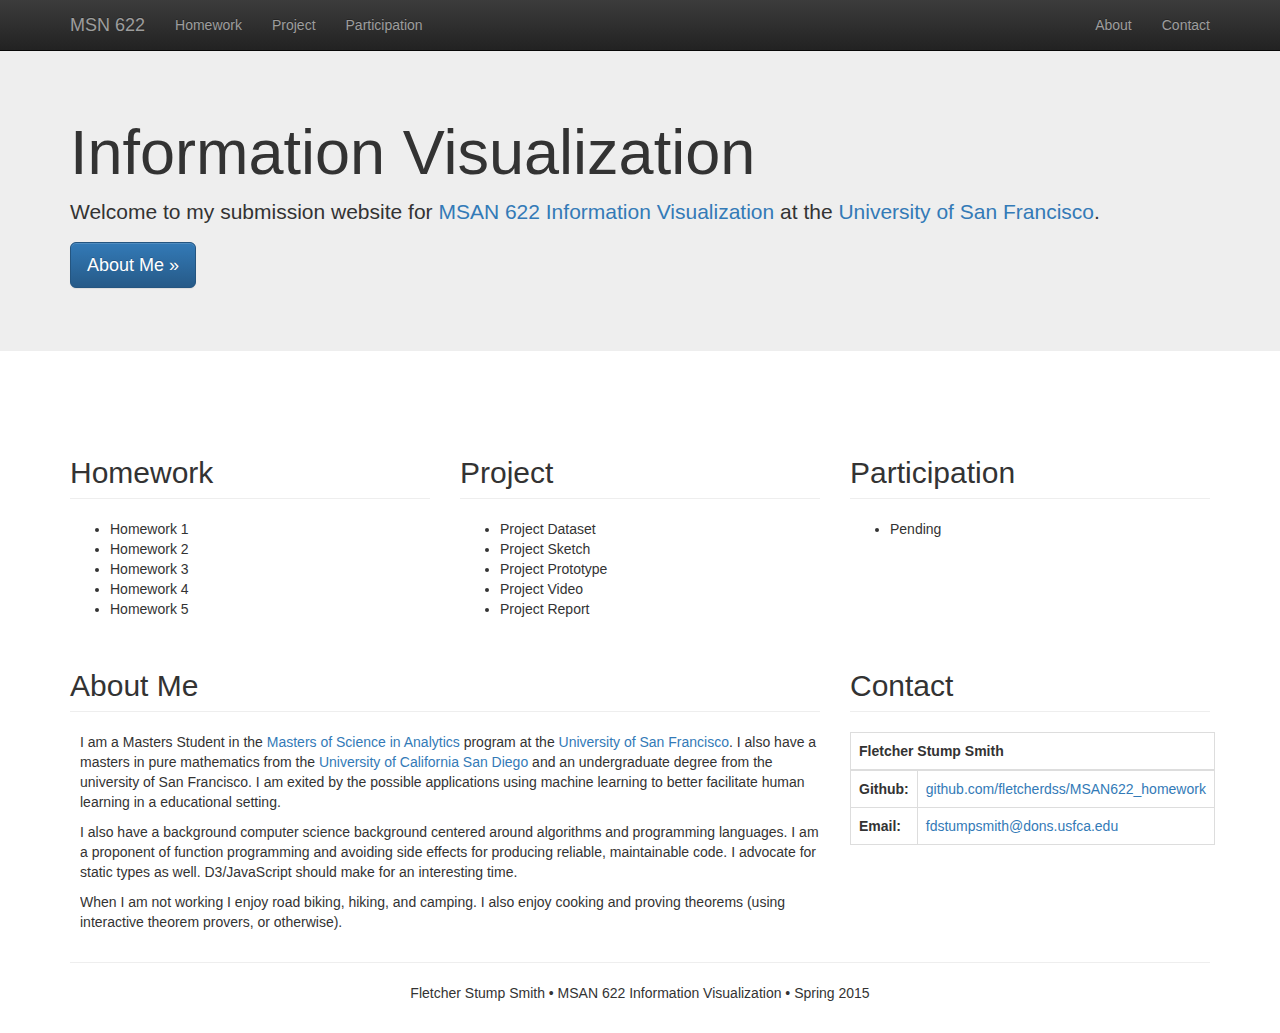
<file: index.html>
<!DOCTYPE html>
<html lang="en">

<head>
<meta charset="utf-8">
<meta http-equiv="X-UA-Compatible" content="IE=edge">
<meta name="viewport" content="width=device-width, initial-scale=1">

<title>MSAN 622 Information Visualization</title>

<link href="css/bootstrap.min.css" rel="stylesheet">
<link href="css/bootstrap-theme.min.css" rel="stylesheet">

<style type="text/css">
    body {
        padding-top: 50px;
        padding-bottom: 20px;
    }
</style>

<!-- HTML5 shim and Respond.js for IE8 support of HTML5 elements and media queries -->
<!--[if lt IE 9]>
<script src="https://oss.maxcdn.com/html5shiv/3.7.2/html5shiv.min.js"></script>
<script src="https://oss.maxcdn.com/respond/1.4.2/respond.min.js"></script>
<![endif]-->
</head>

<body>

<!-- Fixed Navbar -->
<nav class="navbar navbar-inverse navbar-fixed-top">
    <div class="container">
        <div class="navbar-header">
            <button type="button" class="navbar-toggle collapsed" data-toggle="collapse" data-target="#navbar" aria-expanded="false" aria-controls="navbar">
                <span class="sr-only">Toggle Navigation</span>
                <span class="icon-bar"></span>
                <span class="icon-bar"></span>
                <span class="icon-bar"></span>
            </button>
            <a class="navbar-brand" href="#">MSN 622</a>
        </div>

        <div id="navbar" class="navbar-collapse collapse">
            <ul class="nav navbar-nav">
                <li><a href="#homework">Homework</a></li>
                <li><a href="#project">Project</a></li>
                <li><a href="#participation">Participation</a></li>
            </ul>

            <ul class="nav navbar-nav navbar-right">
                <li><a href="#about">About</a></li>
                <li><a href="#contact">Contact</a></li>
            </ul>
        </div><!--/.nav-collapse -->
    </div>
</nav>

<div class="jumbotron">
    <div class="container">
        <h1>Information Visualization</h1>

        <p>Welcome to my submission website for <a href="#">MSAN 622 Information Visualization</a> at the <a href="http://www.usfca.edu/">University of San Francisco</a>.</p>

        <p><a class="btn btn-primary btn-lg" href="#about" role="button">About Me &raquo;</a></p>
    </div>
</div>

<div class="container">

<p style="text-align: center;">
    <svg id="demo" height="20" width="300"></svg>
</p>

<div class="row">
    <div class="col-md-4">
        <h2 class="page-header"><a name="homework"></a>Homework</h2>

        <ul>
            <li>Homework 1</li>
            <li>Homework 2</li>
            <li>Homework 3</li>
            <li>Homework 4</li>
            <li>Homework 5</li>
        </ul>
    </div>

    <div class="col-md-4">
        <h2 class="page-header"><a name="project"></a>Project</h2>

        <ul>
            <li>Project Dataset</li>
            <li>Project Sketch</li>
            <li>Project Prototype</li>
            <li>Project Video</li>
            <li>Project Report</li>
        </ul>
    </div>

    <div class="col-md-4">
        <h2 class="page-header"><a name="participation"></a>Participation</h2>

        <ul>
            <li>Pending</li>
        </ul>
    </div>
</div>

<div class="row">
    <div class="col-md-8">
        <h2 class="page-header"><a name="about"></a>About Me</h2>

        <div class="media">
            <div class="media-left">
              <a href="#">
		<!--
                    <img class="media-object" src="img/profile.jpg" style="width: 150px; height: 150px;">
-->
                </a>
            </div>

            <div class="media-body">
              <p>I am a Masters Student in the
		<a href="http://www.usfca.edu/artsci/msan/">Masters of Science in Analytics
		</a> program at the <a href="http://www.usfca.edu/">University
		  of San Francisco</a>.
		I also have a masters in pure mathematics from the <a href="http://ucsd.edu">
		  University of California San Diego</a> and an undergraduate degree from the
		university of San Francisco. I am exited by the possible 
		applications using machine learning to better facilitate human learning 
		in a educational setting. 
	      </p>

	      <p>
	I also have a background computer science background centered around algorithms and programming languages. I am a proponent of function programming and avoiding side effects for producing reliable,
	maintainable code. I advocate for static types as well. 
		      D3/JavaScript should make for an interesting time.
	      </p>

	      <p>
	      When I am not working I enjoy road biking, hiking, and camping. I also enjoy
	      cooking and proving theorems (using interactive theorem provers, or otherwise). 
	        </p>
		
            </div>
        </div>
    </div>

    <div class="col-md-4">
        <h2 class="page-header"><a name="contact"></a>Contact</h2>

        <table class="table table-bordered" style="width: auto;">
            <thead>
                <tr>
                    <th colspan="2">Fletcher Stump Smith</th>
                </tr>
            </thead>

            <tbody>
                <tr>
                    <th>Github:</th>
                    <td><a href="https://github.com/fletcherdss/MSAN622_homework"> github.com/fletcherdss/MSAN622_homework</a></td>
                </tr>

                <tr>
                    <th>Email:</th>
                    <td><a href="mailto:fdstumpsmith@dons.usfca.edu">fdstumpsmith@dons.usfca.edu</a></td>
                </tr>

            </tbody>
        </table>
    </div>
</div>

<hr/>

<footer>
    <p style="text-align: center;">Fletcher Stump Smith &bullet; MSAN 622 Information Visualization &bullet; Spring 2015</p>
</footer>

</div><!--/.container -->

<script src="js/jquery.min.js"></script>
<script src="js/bootstrap.min.js"></script>
<script src="js/d3.min.js"></script>

<!-- STUDENTS: Remove this after verifying D3 is working. 
<script src="js/testD3.js"></script>
<script>testD3("demo");</script>
</body>
</html>
//-->
</file>
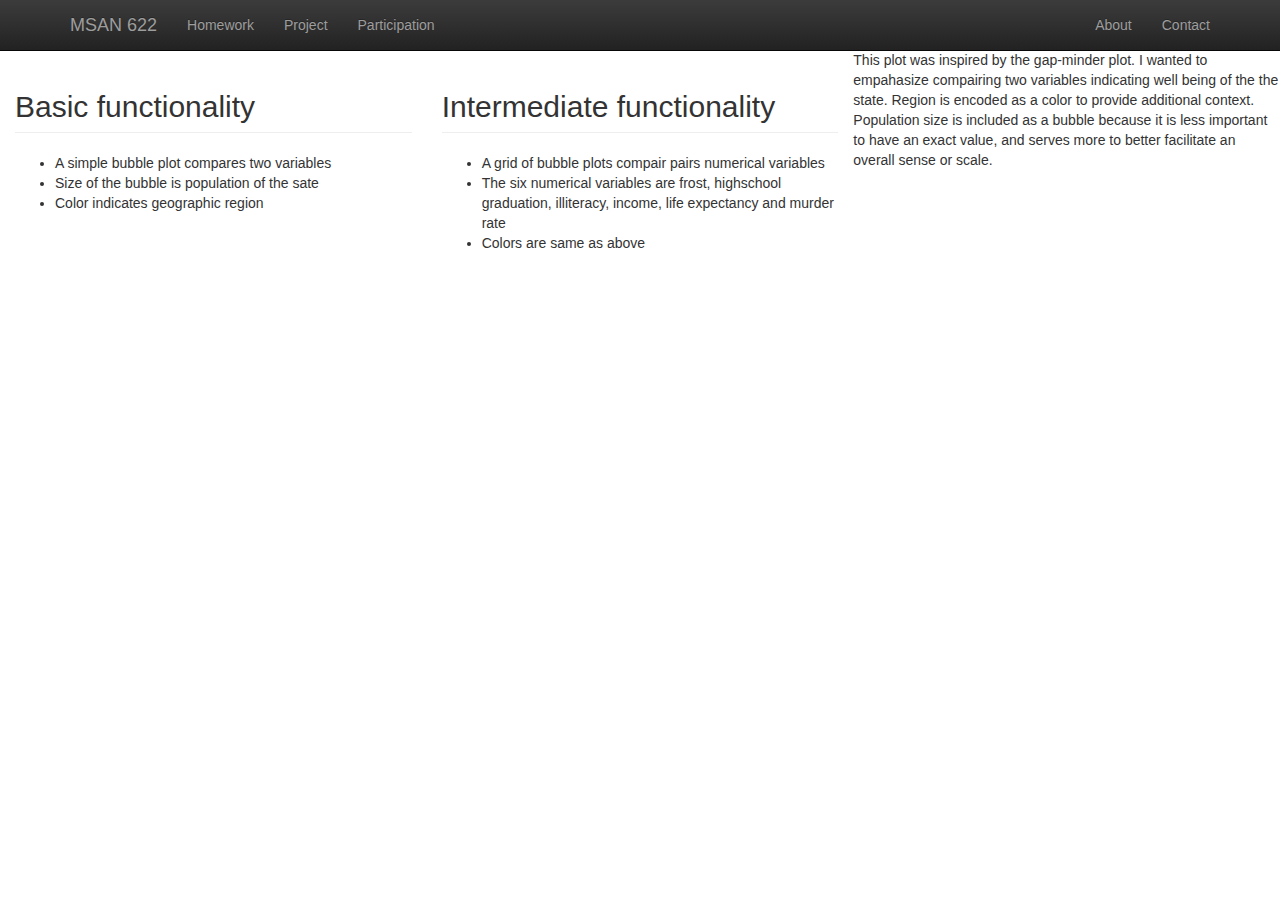
<file: hw2.html>
<!DOCTYPE html>
<html lang="en">

<meta charset="utf-8">
<!-- <meta http-equiv="refresh" content="120" > <!-- for debugging only --> 
<style>

.bar:hover {fill: #a6cee3;}
.bar { fill: #1f78b4;}
.bar2:hover {fill: #b2df8a;}
.bar2 { fill: #33a02c;}

.overlay {fill: none; pointer-events: all;}

.axis { font: 10px sans-serif; }

.axis path,
.axis line {
  fill: #FFFFFF;
  stroke: black;
  shape-rendering: crispEdges;
}

.x.axis path {display: none;}
.y.axis path {display: black;}
.y.axis .tick line {stroke: lightgrey;}

.bubble:hover {fill: #a6cee3;}
.bubble { fill: #1f78b4;}

.legend rect {
  fill:white;
  stroke:black;
  opacity:0.8;}


</style>


<head>
<meta http-equiv="X-UA-Compatible" content="IE=edge">
<meta name="viewport" content="width=device-width, initial-scale=1">

<title>MSAN 622 Information Visualization</title>

<link href="css/bootstrap.min.css" rel="stylesheet">
<link href="css/bootstrap-theme.min.css" rel="stylesheet">

<style type="text/css">
    body {
        padding-top: 50px;
        padding-bottom: 20px;
    }
</style>

<!-- HTML5 shim and Respond.js for IE8 support of HTML5 elements and media queries -->
<!--[if lt IE 9]>
<script src="https://oss.maxcdn.com/html5shiv/3.7.2/html5shiv.min.js"></script>
<script src="https://oss.maxcdn.com/respond/1.4.2/respond.min.js"></script>
<![endif]-->
</head>

<body>

<nav class="navbar navbar-inverse navbar-fixed-top">
    <div class="container">
        <div class="navbar-header">
		<button type="button" class="navbar-toggle collapsed" 
		    data-toggle="collapse" data-target="#navbar" 
		    aria-expanded="false" aria-controls="navbar">
			<span class="sr-only">Toggle Navigation</span>
			<span class="icon-bar"></span>
			<span class="icon-bar"></span>
			<span class="icon-bar"></span>
		</button>
		<a class="navbar-brand" href="./#">MSAN 622</a>
        </div>
	
        <div id="navbar" class="navbar-collapse collapse">
		<ul class="nav navbar-nav">
			<li><a href="./#homework">Homework</a></li>
			<li><a href="./#project">Project</a></li>
			<li><a href="./#participation">Participation</a></li>
		</ul>
		
		<ul class="nav navbar-nav navbar-right">
			<li><a href="./#about">About</a></li>
			<li><a href="./#contact">Contact</a></li>
		</ul>
        </div><!--/.nav-collapse -->
    </div>
</nav>

<script src="http://d3js.org/d3.v3.min.js"></script>
<script src="http://d3js.org/d3.v3.min.js" charset="utf-8"></script>
<script src="js/jquery.min.js" type="text/javascript"></script>
<script src="js/colorbrewer.js" type="text/javascript"></script>
<script>


 var addLegend = function(colorScale, svg) {
     //This is slow and ugly. 
     var regions = colorScale.domain()

     var legend = svg.append('g')
                     .attr("class", "legend")
                     .attr("transform","translate(" + (960 - 160) + ",30)")
                     .selectAll(".legend")
                     .data(regions).enter();
 
     legend.append("rect")
             .attr("y", function(d, i){return i * 20;})
             .attr("width", 10)
             .attr("height", 10)
             .style("font-size","12px")
             .style("fill", function(d) {return colorScale(d)})
             .append("text")
             .text("word");

     legend.append("text")
           .attr("x", function(d, i){return 15;})
           .attr("y", function(d, i){return 10 + i * 20;})
           .text(function(d) {return d});
 }


 var margin = {top: 20, right: 20, bottom: 30, left: 40},
     width = 1260 - margin.left - margin.right,
     height = 1800 - margin.top - margin.bottom;

 var svg = d3.select("body").append("svg")
	         .attr("width", width + margin.left + margin.right)
	         .attr("height", height + margin.top + margin.bottom)
	         .append("g")
	         .attr("transform",
                   "translate(" + (margin.left) + "," + (margin.top) + ")");

 var bubbles = function(xvar, yvar, x, y, w, h) {

     var facet = svg.append("g")
                    .attr("class", "facet")
	                .attr("transform", "translate("+  x + "," + y + ")")

     var margin = {top: 20, right: 20, bottom: 30, left: 40},
         width = w - margin.left - margin.right,
         height = h - margin.top - margin.bottom;

     var rmax = Math.floor((h * h) / 10000);

     $.getJSON("state.x77.json", function (json) {
         json = json.sort(function(a, b) {return b.pop - a.pop ;})
             
             var xExtent = d3.extent(json, function (j) {return j[xvar];}),
                 yExtent = d3.extent(json, function (j) {return j[yvar];}),
                 popmax = d3.max(json, function (j) {return j.pop;});

         var regions = json.map(function(d) {return d.region;});
         var regions = regions.filter(function(v, i) {return regions.indexOf(v) == i;});

         var r = d3.scale.sqrt().range([0, rmax]).domain([0, popmax]);
         var x0 = d3.scale.linear().range([rmax, width - rmax ]).domain(xExtent);
         var y0 = d3.scale.linear().range([height - rmax, rmax]).domain(yExtent);

         //some trickery to get the full axis without circles crossing the axis
         var x = d3.scale.linear().range([0, width]).domain([x0.invert(0), x0.invert(width)]);
         var y = d3.scale.linear().range([height, 0]).domain([y0.invert(height), y0.invert(0)]);

         var f = d3.scale.ordinal()
                   .domain(regions)
                   .range(["#e41a1c","#377eb8","#4daf4a","#984ea3"]);

         var xAxis = d3.svg.axis().scale(x).orient("bottom").tickSize(6, 0 , 0);
         var yAxis = d3.svg.axis().scale(y).orient("left").tickSize(6, 0, 0);
         
         var xax = facet.append("g")
	                  .attr("class", "x axis")
	                  .attr("transform", "translate(0," + height + ")")
	                  .call(xAxis.ticks(rmax));

         xax.append("text")
	        .attr("y", 26)
	        .attr("x", w / 2 - 50)
	        .attr("dx", "0.71em")
	        .style("text-anchor", "end", " grid")
	        .text(xvar);


         var yax = facet.append("g")
                      .attr("class", "y axis")
                      .call(yAxis);
    
         yax.append("text")
	        .attr("y", 6)
	        .attr("x", -30)
	        .attr("transform", "rotate(-90)")
	        .attr("dy", "0.71em")
	        .style("text-anchor", "end", " grid")
	        .text(yvar);


	     var bubbles = facet.append('g').selectAll(".bubble")
		                  .data(json, function(d) {return d.state ;}).enter();

	     bubbles.append("circle")
                .attr('cx', function (d, i) {return x(d[xvar]);})
                .attr('cy', function (d, i) {return y(d[yvar]);})
		        .attr('r', function (d, i) {return r(d.pop);})
                .attr('fill', function (d, i) {return f(d.region)})
                .style('opacity', 0.8)
                .style("stroke", "#111111")
		        .attr("shape-rendering", "geometricPrecision");

         addLegend(f, svg);
     });
 };

 var xvar = "life_exp"
 var yvar = "illiteracy"

 bubbles(xvar, yvar, 0, 0, 960, 500);

 var all_vars = ["abrv", "area", "division", "frost", "hs_grad", "illiteracy", 
                 "income", "life_exp", "murder", "pop"]

 var vars = ["frost", "hs_grad", "illiteracy", "income", "life_exp", "murder"]
 
for (var i = 0; i < 6; i++) {
    for (var j = 0; j < 6; j++){
        bubbles(vars[i], vars[j], 200 * i, 500 + 200 * j, 200, 200);
    }
}

// bubbles(xvar, yvar, 000, 500, 200, 200);
// bubbles(xvar, yvar, 200, 500, 200, 200);
// bubbles(xvar, yvar, 000, 700, 200, 200);
// bubbles(xvar, yvar, 200, 700, 200, 200);
  
</script>



<div class="col-md-4">
        <h2 class="page-header"><a name="featuresc"></a>Basic functionality</h2>
	
        <ul>
	        <li> A simple bubble plot compares two variables</li>
            <li> Size of the bubble is population of the sate </li>
            <li> Color indicates geographic region </li>
        </ul>
</div>


<div class="col-md-4">
        <h2 class="page-header"><a name="featuresc"></a>Intermediate functionality</h2>
	
        <ul>
	        <li> A grid of bubble plots compair pairs numerical variables</li>
            <li> The six numerical variables are frost, highschool graduation, illiteracy, 
            income, life expectancy and murder rate</li>
            <li> Colors are same as above
        </ul>
</div>

<p>
This plot was inspired by the gap-minder plot. I wanted to empahasize compairing
two variables indicating well being of the the state.  Region 
is encoded as a color to provide additional context. Population size is included
as a bubble because it is less important to have an exact value, and serves more to 
better facilitate an overall sense or scale.
</p>



</body>
</file>
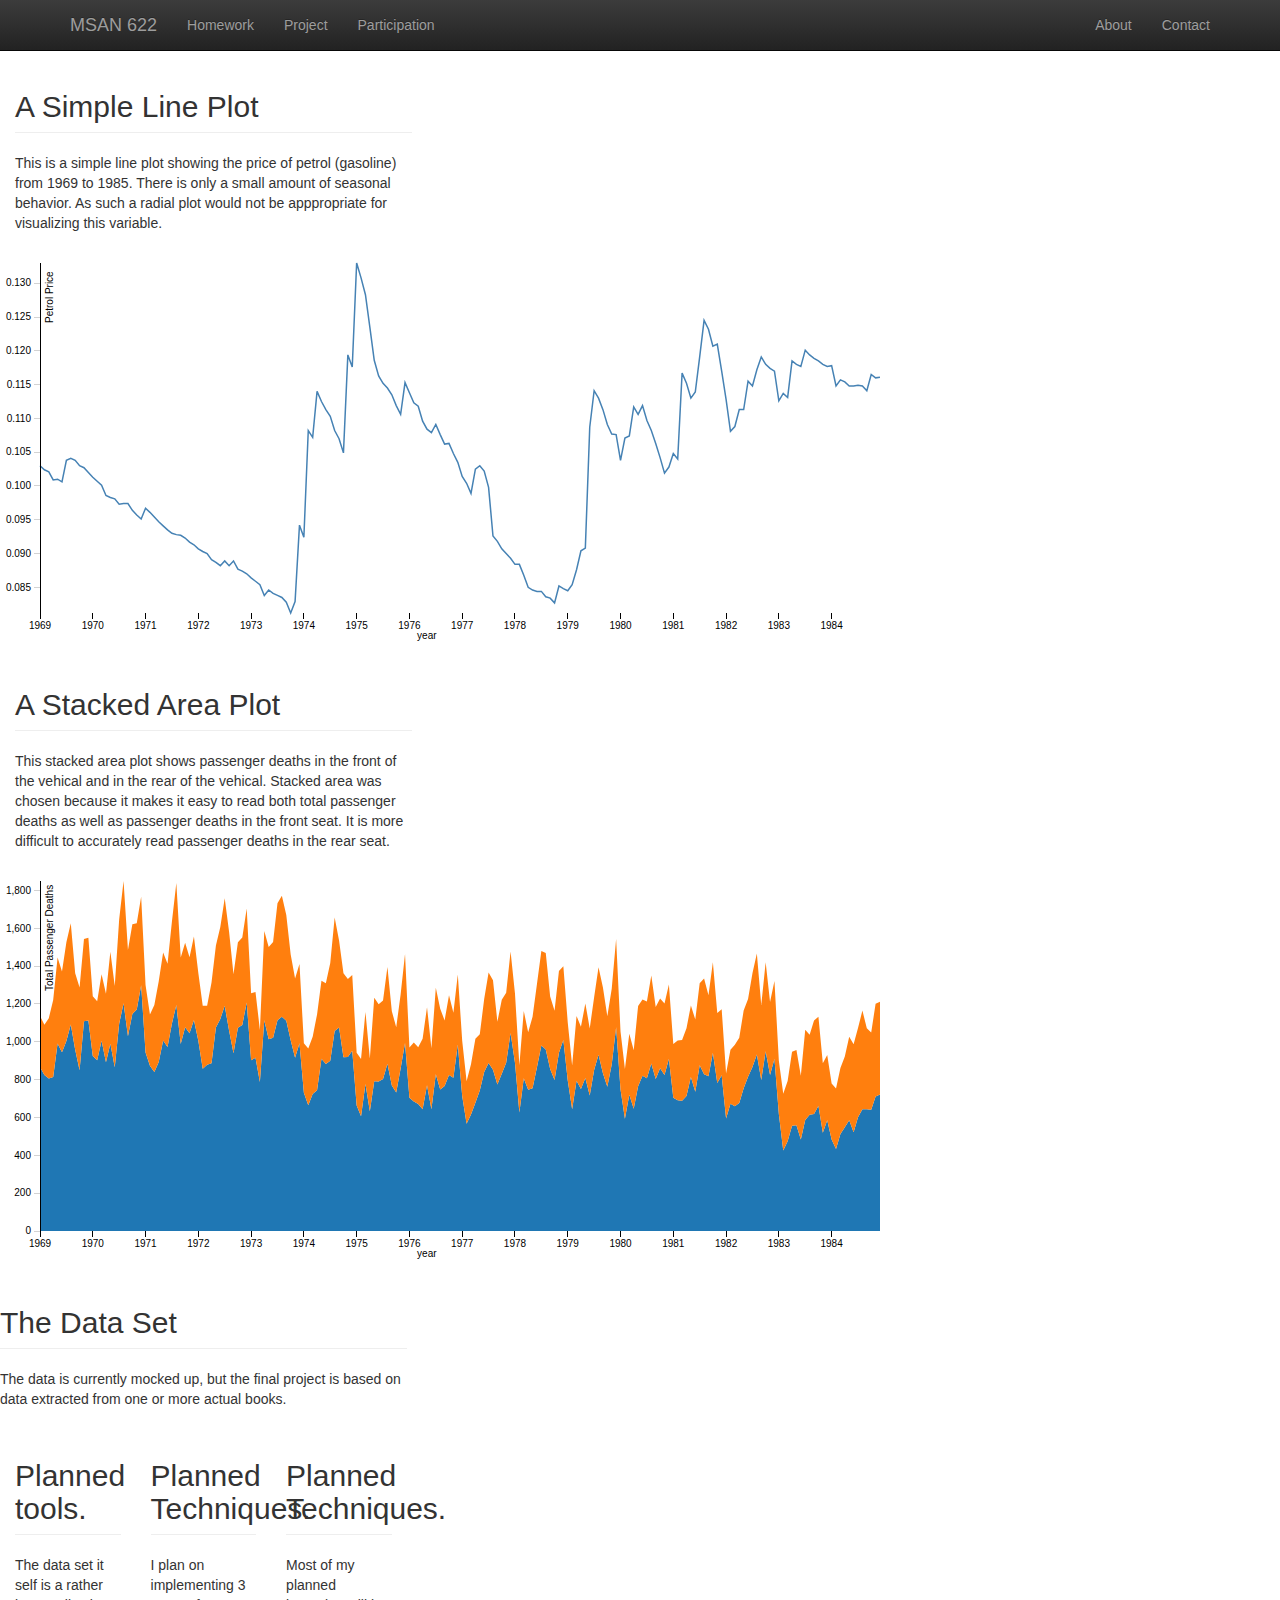
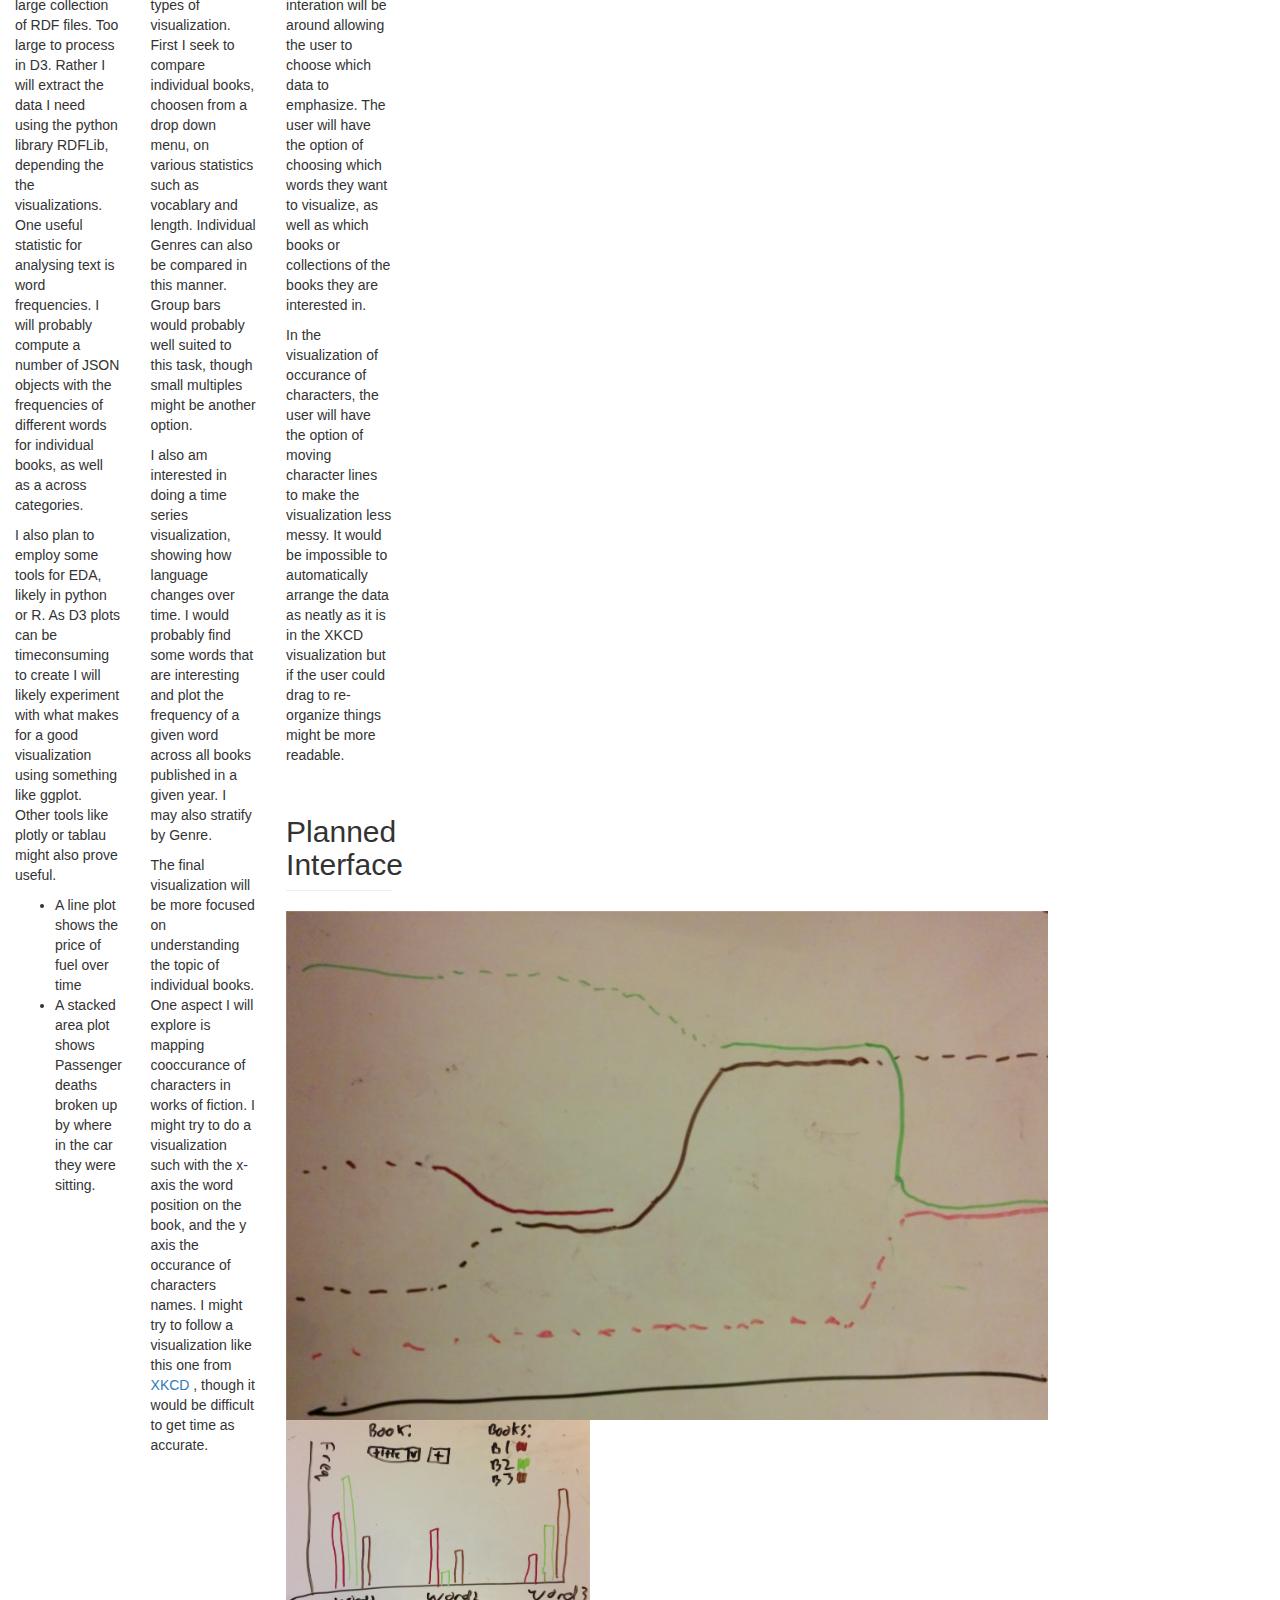
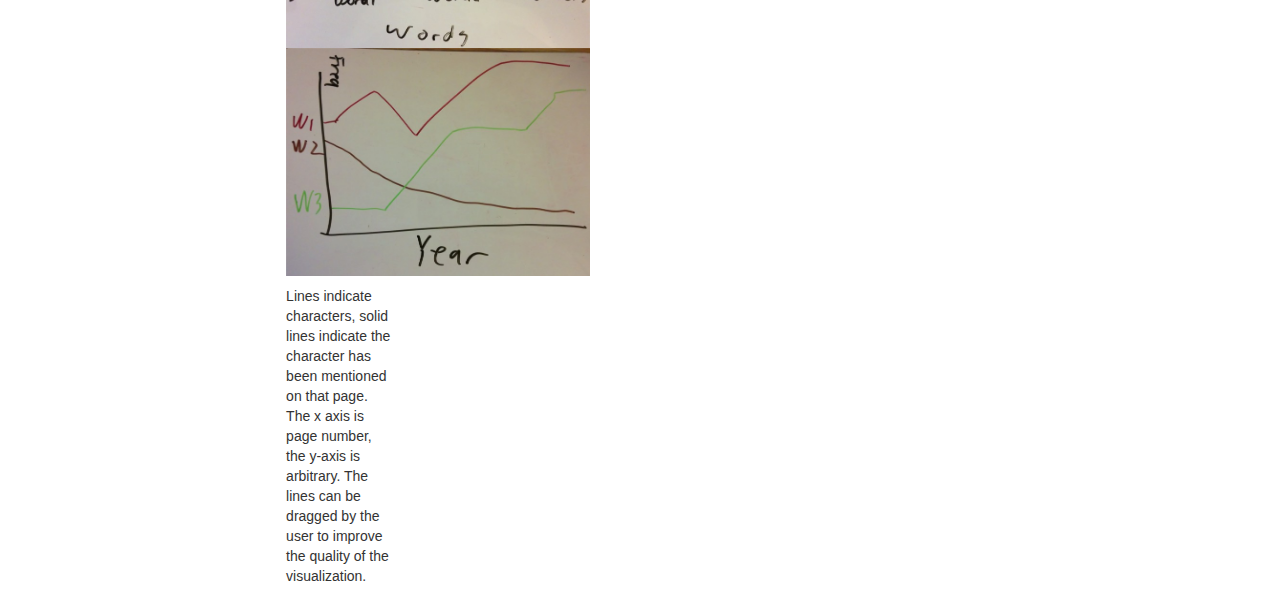
<file: hw3.html>
<!DOCTYPE html>
<html lang="en">

<meta charset="utf-8">
<!-- <meta http-equiv="refresh" content="120" > <!-- for debugging only --> 
<style>


.axis { font: 10px sans-serif; }

.axis path,
.axis line {
  fill: #FFFFFF;
  stroke: black;
  shape-rendering: crispEdges;
}

.x.axis path {display: none;}
.y.axis path {display: black;}
.y.axis .tick line {stroke: lightgrey;}

.line {
  fill: none;
  stroke: steelblue;
  stroke-width: 1.5px;
}

 
</style>


<head>
<meta http-equiv="X-UA-Compatible" content="IE=edge">
<meta name="viewport" content="width=device-width, initial-scale=1">

<title>Time Series Visualization</title>

<link href="css/bootstrap.min.css" rel="stylesheet">
<link href="css/bootstrap-theme.min.css" rel="stylesheet">

<style type="text/css">
    body {
        padding-top: 50px;
        padding-bottom: 20px;
    }
</style>

<!-- HTML5 shim and Respond.js for IE8 support of HTML5 elements and media queries -->
<!--[if lt IE 9]>
<script src="https://oss.maxcdn.com/html5shiv/3.7.2/html5shiv.min.js"></script>
<script src="https://oss.maxcdn.com/respond/1.4.2/respond.min.js"></script>
<![endif]-->
</head>

<nav class="navbar navbar-inverse navbar-fixed-top">
    <div class="container">
        <div class="navbar-header">
		<button type="button" class="navbar-toggle collapsed" 
		    data-toggle="collapse" data-target="#navbar" 
		    aria-expanded="false" aria-controls="navbar">
			<span class="sr-only">Toggle Navigation</span>
			<span class="icon-bar"></span>
			<span class="icon-bar"></span>
			<span class="icon-bar"></span>
		</button>
		<a class="navbar-brand" href="./#">MSAN 622</a>
        </div>
	
        <div id="navbar" class="navbar-collapse collapse">
		<ul class="nav navbar-nav">
			<li><a href="./#homework">Homework</a></li>
			<li><a href="./#project">Project</a></li>
			<li><a href="./#participation">Participation</a></li>
		</ul>
		
		<ul class="nav navbar-nav navbar-right">
			<li><a href="./#about">About</a></li>
			<li><a href="./#contact">Contact</a></li>
		</ul>
        </div><!--/.nav-collapse -->
    </div>
</nav>

<div class="col-md-4">
        <h2 class="page-header"><a name="featuresc"></a>A Simple Line Plot</h2>
        <p>
            This is a simple line plot showing the price of petrol (gasoline) 
            from 1969 to 1985. There is only a small amount of seasonal 
            behavior. As such a radial plot would not be apppropriate for
            visualizing this variable.
        </p>

</div>



<script src="js/d3.min.js" charset="utf-8"></script>
<script src="js/jquery.min.js" type="text/javascript"></script>
<script src="js/colorbrewer.js" type="text/javascript"></script>
<script>
 var makeAxies = function(svg, x, y, ytext){
     
     var xAxis = d3.svg.axis().scale(x).orient("bottom").tickSize(6, 0 , 0);
     xAxis.tickFormat(d3.format("d"));
     var yAxis = d3.svg.axis().scale(y).orient("left").tickSize(6, 0, 0);
     
     var xax = svg.append("g").attr("class", "x axis")
                  .attr("transform", "translate(0," + height + ")")
	              .call(xAxis.ticks(15));
     
     xax.append("text")
	    .attr("y", 26)
	    .attr("x", width / 2 - 50)
	    .attr("dx", "0.71em")
	    .style("text-anchor", "end", " grid")
	    .text("year");
     
     var yax = svg.append("g")
                  .attr("class", "y axis")
                  .call(yAxis);
     
     yax.append("text")
	    .attr("y", 6)
	    .attr("x", -5 * ytext.length)
	    .attr("transform", "rotate(-90)")
	    .attr("dy", "0.71em")
	    .style("text-anchor", "end", " grid")
	    .text(ytext);
 };

</script>

<script>
 var margin = {top: 20, right: 20, bottom: 30, left: 40},
     width = 900 - margin.left - margin.right,
     height = 400 - margin.top - margin.bottom;

 var svg = d3.select("body").append("svg")
	         .attr("width", width + margin.left + margin.right)
	         .attr("height", height + margin.top + margin.bottom)
	         .append("g")
	         .attr("transform",
                   "translate(" + (margin.left) + "," + (margin.top) + ")");

 var showDate = function(time) {
     var year = Math.floor(time);
     var month = Math.floor((time - year) * 12) + 1;
     var months = ['Jan', 'Feb', 'March', 'April', 'May', 'Jun',
                   'Jul', 'Aug', 'Sep', 'Nov', 'Dec']
     return months[month] + " " + year;
 }

 d3.json("seatbelts.json", function (data) {
     var x = d3.scale.linear()
               .domain(d3.extent(data, function(d) {return d.time;}))
               .range([0,width]);

     var y = d3.scale.linear()
               .domain(d3.extent(data, function(d) {return d.PetrolPrice;}))
               .range([height, 0]);

     var line = d3.svg.line()
                  .x(function(d) { return x(d.time); })
                  .y(function(d) { return y(d.PetrolPrice); });
     
     svg.append("path")
        .datum(data)
        .attr("class", "line")
        .attr("d", line);

     makeAxies(svg,x, y, "Petrol Price");
 });

</script>

<div class="col-md-4">
        <h2 class="page-header"><a name="featuresc"></a>A Stacked Area Plot</h2>
        <p>
            This stacked area plot shows passenger deaths in the front of the
            vehical and in the rear of the vehical. Stacked area was chosen
            because it makes it easy to read both total passenger deaths 
            as well as passenger deaths in the front seat. It is more
            difficult to accurately read passenger deaths in the 
            rear seat.
        </p>
</div>

<script>

 var svg2 = d3.select("body").append("svg")
	         .attr("width", width + margin.left + margin.right)
	         .attr("height", height + margin.top + margin.bottom)
	         .append("g").attr("class", "stackPlot")
	         .attr("transform",
                   "translate(" + (margin.left) + "," + (margin.top) + ")");

 d3.json("seatbelts.json", function (data) {
     xExtentMax = d3.extent(data, function(d) {return d.time;});
     yMax = d3.max(data.filter(function(d) {
         return d.time >= xExtentMax[0] && d.time <= xExtentMax[1];}),
                               function(d) {return d.front + d.rear;});

     var x = d3.scale.linear()
               .domain(xExtentMax)
               .range([0,width]);

     var y = d3.scale.linear()
               .domain([0, yMax])
               .range([height, 0]);

     var area = d3.svg.area()
                  .x(function(d) { return x(d.time); })
                  .y0(function(d) { return y(d.y0); })
                  .y1(function(d) { return y(d.y0 + d.y); });

     var stack = d3.layout.stack()
                   .values(function(d) { return d.values; });

     var color = d3.scale.category10()
                   .domain(['front', 'rear']);

     var stackData = stack(color.domain().map(function(name) {
         return {
             name: name,
             values: data.map(function(d) {
                 return {time: d.time, y: d[name]};
             })
         };
     }));

     var stackobj = svg2.selectAll(".stack")
                      .data(stackData)
                      .enter().append("g")
                      .attr("class", "stack");

     stackobj.append("path")
            .attr("class", "area")
            .attr("d", function(d) {return area(d.values);})
            .style("fill", function(d) { return color(d.name); });

     makeAxies(svg2,x, y, "Total Passenger Deaths");
 });

</script>


<div class="row">
    <div class="col-md-4">
        <h2 class="page-header"><a name="about"></a>The Data Set</h2> 
            <div class="media-body">
                <p>
	                The data is currently mocked up, but the final project is based
                    on data extracted from one or more actual books. 


                </p>

                
            </div>

            <div class="col-md-4">
                <h2 class="page-header"><a name="featuresc"></a>Planned tools. </h2>
                <p>
                    The data set it self is a rather large collection of RDF files. 
                    Too large to process in D3. Rather I will extract the data I need 
                    using the python library RDFLib, depending the the visualizations.
                    One useful statistic for analysing text is word frequencies. I will
                    probably compute a number of JSON objects with the frequencies of
                    different words for individual books, as well as a across categories.
                </p>
                
                <p>
                    I also plan to employ some tools for EDA, likely in python or R.
                    As D3 plots can be timeconsuming to create I will likely
                    experiment with what makes for a good visualization using
                    something like ggplot. Other tools like plotly or 
                    tablau might also prove useful.
                    
                    <ul>
	                    <li> A line plot shows the price of fuel over time</li>
                        <li> A stacked area plot shows Passenger deaths broken up by where in the car they
                            were sitting.</li>
                    </ul>
            </div>
            
            <div class="col-md-4">
                <h2 class="page-header"><a name="featuresc"></a>Planned Techniques. </h2>
                <p>
                    I plan on implementing 3 types of visualization. First I seek to 
                    compare individual books, choosen from a drop down menu, on
                    various statistics such as vocablary and length. Individual Genres 
                    can also be compared in this manner. Group bars would probably
                    well suited to this task, though small multiples might be another option.
                </p>
                <p>
                    I also am interested in doing a time series visualization, 
                    showing how language changes over time. 
                    I would probably find some words that are interesting and plot the
                    frequency of a given word across all books published in a given
                    year. I may also stratify by Genre. 
                </p>
                

                <p>
                    The final visualization will be more focused on
                    understanding the topic of individual books. One
                    aspect I will explore is mapping cooccurance of characters
                    in works of fiction. I might try to do a visualization such 
                    with the x-axis the word position on the book, and 
                    the y axis the occurance of characters names. I might 
                    try to follow a visualization like this one from 
                    <a href="https://xkcd.com/657/large/"> XKCD </a>, 
                    though it would be difficult to get time as accurate. 
                    
                </p>
                
                
            </div>
            <div class="col-md-4">
                <h2 class="page-header"><a name="featuresc"></a>Planned Techniques. </h2>
                <p>
                    Most of my planned interation will be around allowing the user
                    to choose which data to emphasize. The user will have
                    the option of choosing which words they want to visualize,
                    as well as which books or collections of the books they 
                    are interested in.
                </p>
                
                <p>
                    In the visualization of occurance of characters, the 
                    user will have the option of moving character lines
                            to make the visualization less messy. It would
                    be impossible to automatically arrange the 
                    data as neatly as it is in the XKCD visualization
                    but if the user could drag to re-organize things
                    might be more readable.
                    
                </p>

                
            </div>
            
            <div class="col-md-4">
                
                <h2 class="page-header"><a name="featuresc"></a>Planned Interface </h2>
                <img src="img/plot3.jpg" alt="Mountain View">
                <p style="float: left">
                    <img src="img/plot1.jpg" alt="Mountain View" style="width:304px;height:228px;">
                    <img src="img/plot2.jpg" alt="Mountain View" style="width:304px;height:228px;">
                        </p>
                        
                        <p>
                            Lines indicate characters, solid lines indicate the character has 
                            been mentioned on that page. The x axis is page number, the 
                            y-axis is arbitrary. The lines can be dragged by the user
                            to improve the quality of the visualization. 
                        </p>
                        


            </div>
    </div>
</div>
</file>
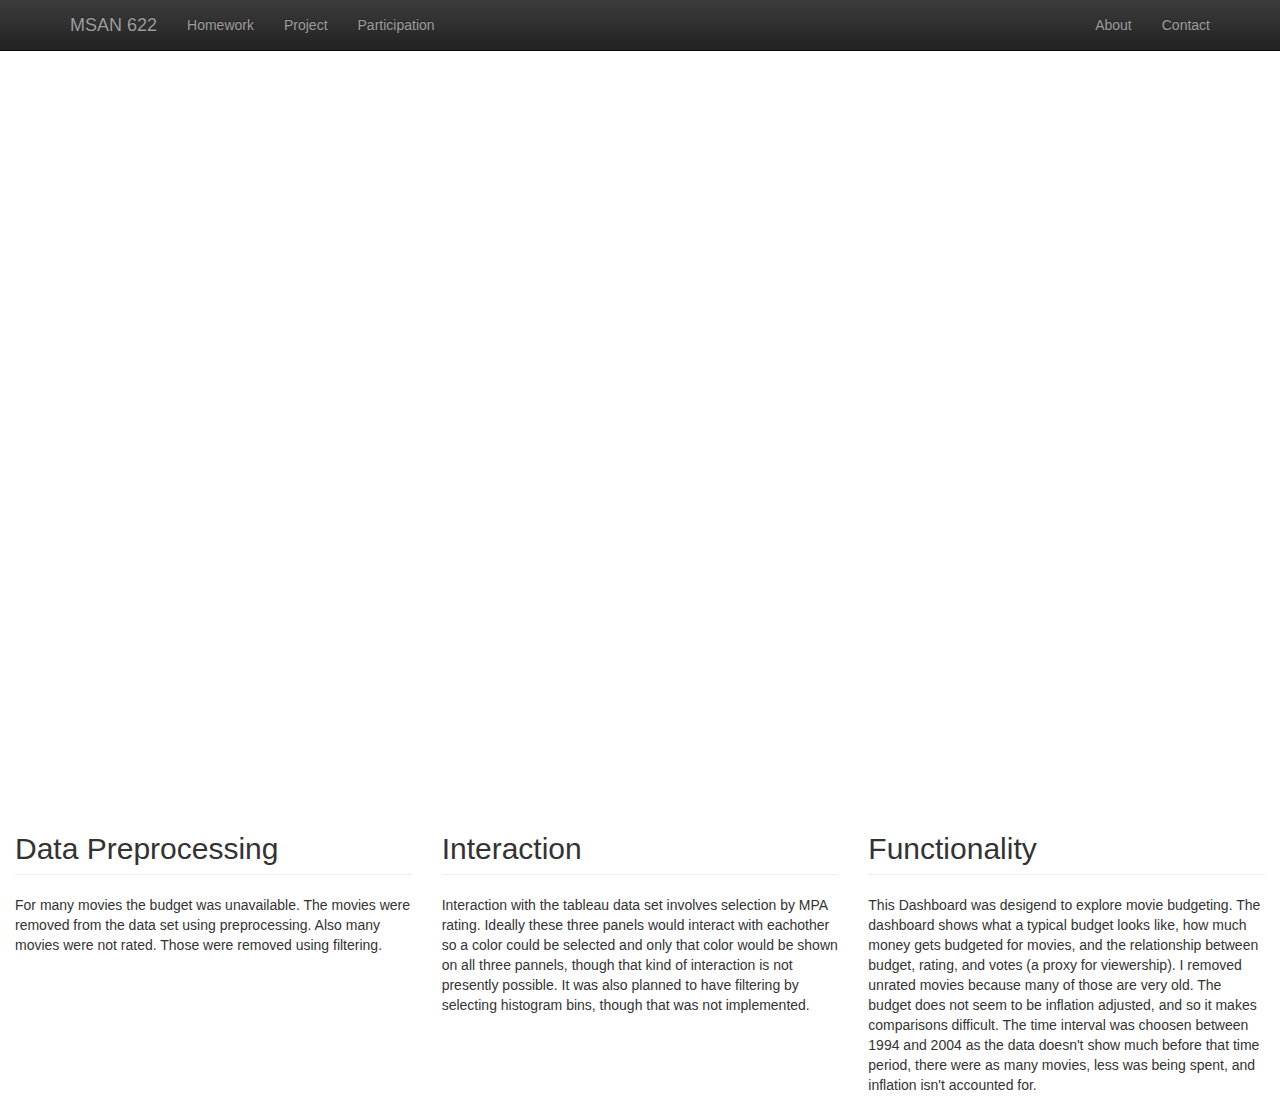
<file: hw4.html>
<!DOCTYPE html>
<html lang="en">

<meta charset="utf-8">
<!-- <meta http-equiv="refresh" content="120" > <!-- for debugging only --> 
<style>


.axis { font: 10px sans-serif; }

.axis path,
.axis line {
  fill: #FFFFFF;
  stroke: black;
  shape-rendering: crispEdges;
}

.x.axis path {display: none;}
.y.axis path {display: black;}
.y.axis .tick line {stroke: lightgrey;}

.line {
  fill: none;
  stroke: steelblue;
  stroke-width: 1.5px;
}

 
</style>


<head>
<meta http-equiv="X-UA-Compatible" content="IE=edge">
<meta name="viewport" content="width=device-width, initial-scale=1">

<title>Movies Dashboard</title>

<link href="css/bootstrap.min.css" rel="stylesheet">
<link href="css/bootstrap-theme.min.css" rel="stylesheet">

<style type="text/css">
    body {
        padding-top: 50px;
        padding-bottom: 20px;
    }
</style>

<!-- HTML5 shim and Respond.js for IE8 support of HTML5 elements and media queries -->
<!--[if lt IE 9]>
<script src="https://oss.maxcdn.com/html5shiv/3.7.2/html5shiv.min.js"></script>
<script src="https://oss.maxcdn.com/respond/1.4.2/respond.min.js"></script>
<![endif]-->
</head>

<nav class="navbar navbar-inverse navbar-fixed-top">
    <div class="container">
        <div class="navbar-header">
		<button type="button" class="navbar-toggle collapsed" 
		    data-toggle="collapse" data-target="#navbar" 
		    aria-expanded="false" aria-controls="navbar">
			<span class="sr-only">Toggle Navigation</span>
			<span class="icon-bar"></span>
			<span class="icon-bar"></span>
			<span class="icon-bar"></span>
		</button>
		<a class="navbar-brand" href="./#">MSAN 622</a>
        </div>
	
        <div id="navbar" class="navbar-collapse collapse">
		<ul class="nav navbar-nav">
			<li><a href="./#homework">Homework</a></li>
			<li><a href="./#project">Project</a></li>
			<li><a href="./#participation">Participation</a></li>
		</ul>
		
		<ul class="nav navbar-nav navbar-right">
			<li><a href="./#about">About</a></li>
			<li><a href="./#contact">Contact</a></li>
		</ul>
        </div><!--/.nav-collapse -->
    </div>
</nav>



<script src="js/d3.min.js" charset="utf-8"></script>
<script src="js/jquery.min.js" type="text/javascript"></script>
<script src="js/colorbrewer.js" type="text/javascript"></script>


<script type='text/javascript' src='https://public.tableau.com/javascripts/api/viz_v1.js'></script><div class='tableauPlaceholder' style='width: 654px; height: 742px;'><noscript><a href='#'><img alt='Dashboard 1 ' src='https:&#47;&#47;public.tableau.com&#47;static&#47;images&#47;Bo&#47;Book3_3048&#47;Dashboard1&#47;1_rss.png' style='border: none' /></a></noscript><object class='tableauViz' width='654' height='742' style='display:none;'><param name='host_url' value='https%3A%2F%2Fpublic.tableau.com%2F' /> <param name='site_root' value='' /><param name='name' value='Book3_3048&#47;Dashboard1' /><param name='tabs' value='no' /><param name='toolbar' value='yes' /><param name='static_image' value='https:&#47;&#47;public.tableau.com&#47;static&#47;images&#47;Bo&#47;Book3_3048&#47;Dashboard1&#47;1.png' /> <param name='animate_transition' value='yes' /><param name='display_static_image' value='yes' /><param name='display_spinner' value='yes' /><param name='display_overlay' value='yes' /><param name='display_count' value='yes' /><param name='showVizHome' value='no' /><param name='showTabs' value='y' /><param name='bootstrapWhenNotified' value='true' /></object></div>


<script>
/*
 var margin = {top: 20, right: 20, bottom: 30, left: 40},
     width = 900 - margin.left - margin.right,
     height = 400 - margin.top - margin.bottom;

 var svg = d3.select("body").append("svg")
	         .attr("width", width + margin.left + margin.right)
	         .attr("height", height + margin.top + margin.bottom)
	         .append("g")
	         .attr("transform",
                   "translate(" + (margin.left) + "," + (margin.top) + ")");

*/

</script>

<div class="col-md-4">
        <h2 class="page-header"><a name="featuresc"></a>Data Preprocessing</h2>
        <p>
            For many movies the budget was unavailable. The movies 
            were removed from the data set using preprocessing. Also 
            many movies were not rated. Those were removed using 
            filtering.
        </p>

</div>

<div class="col-md-4">
        <h2 class="page-header"><a name="featuresc"></a>Interaction</h2>
        <p>
            Interaction with the tableau data set involves selection by MPA rating. 
            Ideally these three panels would interact with eachother so a color could
            be selected and only that color would be shown on all three pannels, though
            that kind of interaction is not presently possible. It was also planned
            to have filtering by selecting histogram bins, though that was not implemented.
        </p>

</div>

<div class="col-md-4">
        <h2 class="page-header"><a name="featuresc"></a>Functionality</h2>
        <p>
            This Dashboard was desigend to explore movie budgeting. The 
            dashboard shows what a typical budget looks like, how 
            much money gets budgeted for movies, and the relationship between 
            budget, rating, and votes (a proxy for viewership). I removed unrated movies
            because many of those are very old. The budget does not seem to
            be inflation adjusted, and so it makes comparisons difficult. The 
            time interval was choosen between 1994 and 2004 as the data doesn't 
            show much before that time period, there were as many movies, less
            was being spent, and inflation isn't accounted for.
        </p>

</div>



</html>
</file>
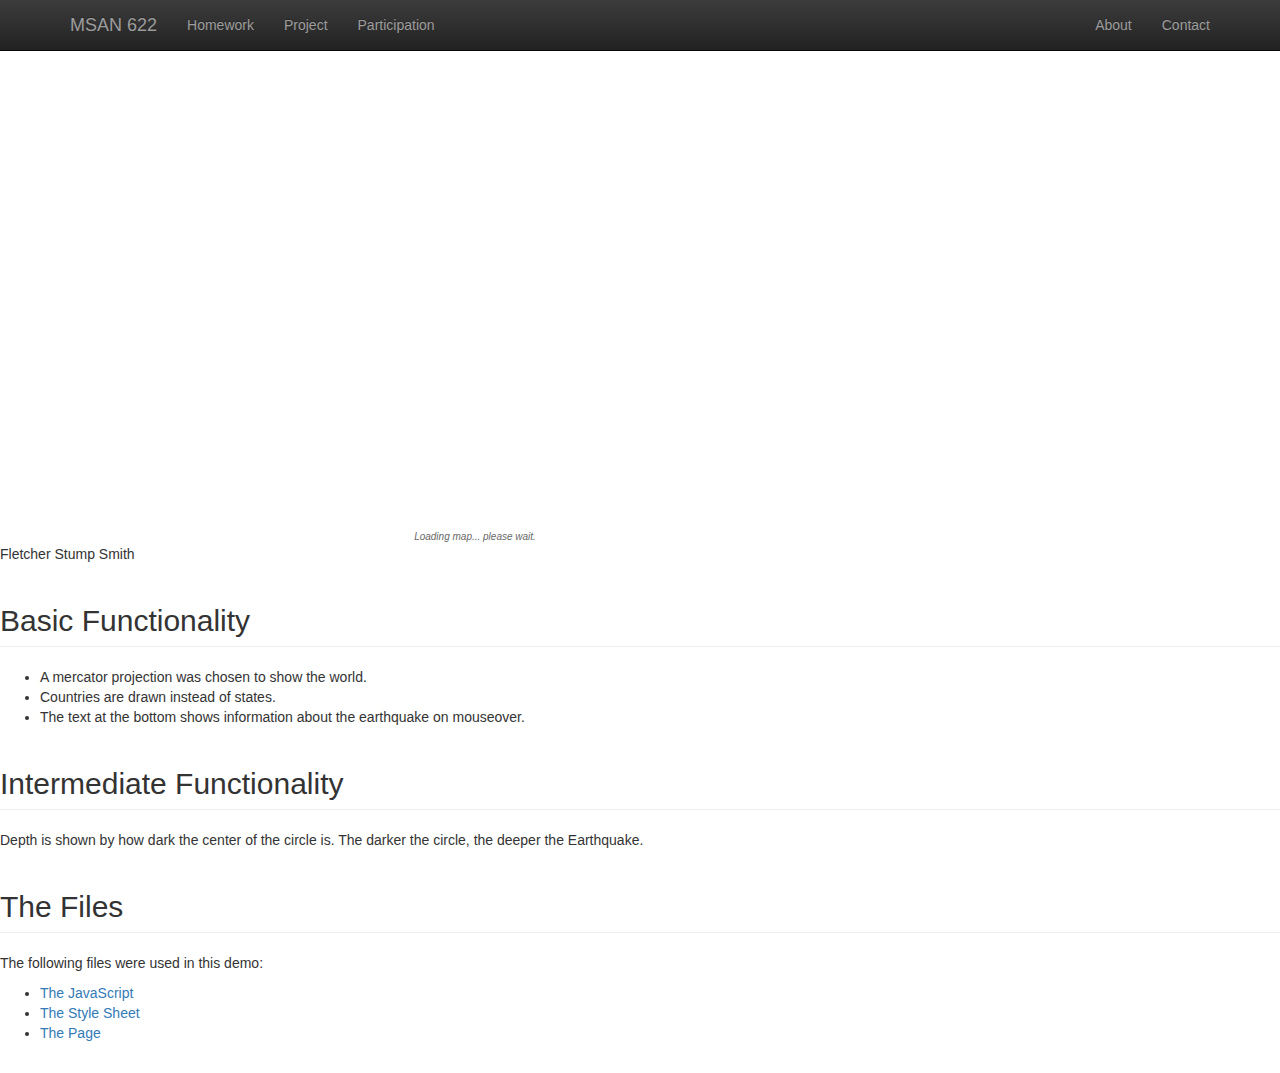
<file: hw5.html>
<!DOCTYPE html>

<head>
    <meta charset="utf-8">
    <title>Earthquake Map</title>

    <!-- load D3 and TopoJSON //-->
    <script src="http://d3js.org/d3.v3.min.js" charset="utf-8"></script>
    <script src="http://d3js.org/topojson.v1.min.js"></script>

    <!-- load custom CSS and JavaScript //-->
    <link rel="stylesheet" href="css/hw5.css">
    <script src="js/hw5.js"></script>

</head>

<link href="css/bootstrap.min.css" rel="stylesheet">
<link href="css/bootstrap-theme.min.css" rel="stylesheet">

<style type="text/css">
    body {
        padding-top: 50px;
        padding-bottom: 20px;
    }
</style>

<body>


<nav class="navbar navbar-inverse navbar-fixed-top">
    <div class="container">
        <div class="navbar-header">
		<button type="button" class="navbar-toggle collapsed" 
		    data-toggle="collapse" data-target="#navbar" 
		    aria-expanded="false" aria-controls="navbar">
			<span class="sr-only">Toggle Navigation</span>
			<span class="icon-bar"></span>
			<span class="icon-bar"></span>
			<span class="icon-bar"></span>
		</button>
		<a class="navbar-brand" href="./#">MSAN 622</a>
        </div>
	
        <div id="navbar" class="navbar-collapse collapse">
		<ul class="nav navbar-nav">
			<li><a href="./#homework">Homework</a></li>
			<li><a href="./#project">Project</a></li>
			<li><a href="./#participation">Participation</a></li>
		</ul>
		
		<ul class="nav navbar-nav navbar-right">
			<li><a href="./#about">About</a></li>
			<li><a href="./#contact">Contact</a></li>
		</ul>
        </div><!--/.nav-collapse -->
    </div>
</nav>





<div id="block">
<svg id="map" width="940" height="480"></svg>
<p id="log">Loading map... please wait.</p>
</div>

<script>
/*
 * For sample TopoJSON files, go to:
 * https://gist.github.com/mbostock/4090846
 */
var base = "https://gist.githubusercontent.com/mbostock/4090846/raw/";
var url = {
    world: "world-50m.json",
    earthquakes:  "4.5_month.csv"
};

// Uses reusable chart model
// See http://bost.ocks.org/mike/chart/
var chart = symbolMap();

// Update how we access data (need the precip property)
chart = chart.value(function(d) { return d.mag; });

// Nested calls to trigger drawing in proper order
d3.json(url.world, function(mapError, mapJSON) {
    if (processError(mapError)) return;

    // update map data
    chart = chart.map(mapJSON);

    // Wait until the map is drawn before loading
    // and drawing the data values
    d3.csv(url.earthquakes, function(dataError, dataJSON) {
        if (processError(dataError)) return;
        chart = chart.values(dataJSON);
        chart("map");
    });
});


</script>
Fletcher Stump Smith

<div class="col-md-16">
        <h2 class="page-header"><a name="featuresc"></a>Basic Functionality</h2>
        <p>
            <ul>
                <li>A mercator projection was chosen to show the world.</li>
                <li>Countries are drawn instead of states. </li>
                <li>The text at the bottom shows information about the earthquake on mouseover.</li>
            </ul>
        </p>

</div>

<div class="col-md-16">
        <h2 class="page-header"><a name="featuresc"></a>Intermediate Functionality</h2>
        <p>
            Depth is shown by how dark the center of the circle is. The darker the circle, the deeper the Earthquake.
        </p>

</div>


<div class="col-md-16">
        <h2 class="page-header"><a name="featuresc"></a>The Files</h2>
        <p>
            The following files were used in this demo:
            <ul>
                <li><a href="https://github.com/fletcherdss/MSAN622_homework/blob/gh-pages/js/hw5.js">The JavaScript</a></li>
                <li><a href="https://github.com/fletcherdss/MSAN622_homework/blob/gh-pages/css/hw5.css">The Style Sheet</a></li>
                <li><a href="https://github.com/fletcherdss/MSAN622_homework/blob/gh-pages/hw5.html">The Page</a></li>
            </ul>

        </p>

</div>


</body>
</html>
</file>
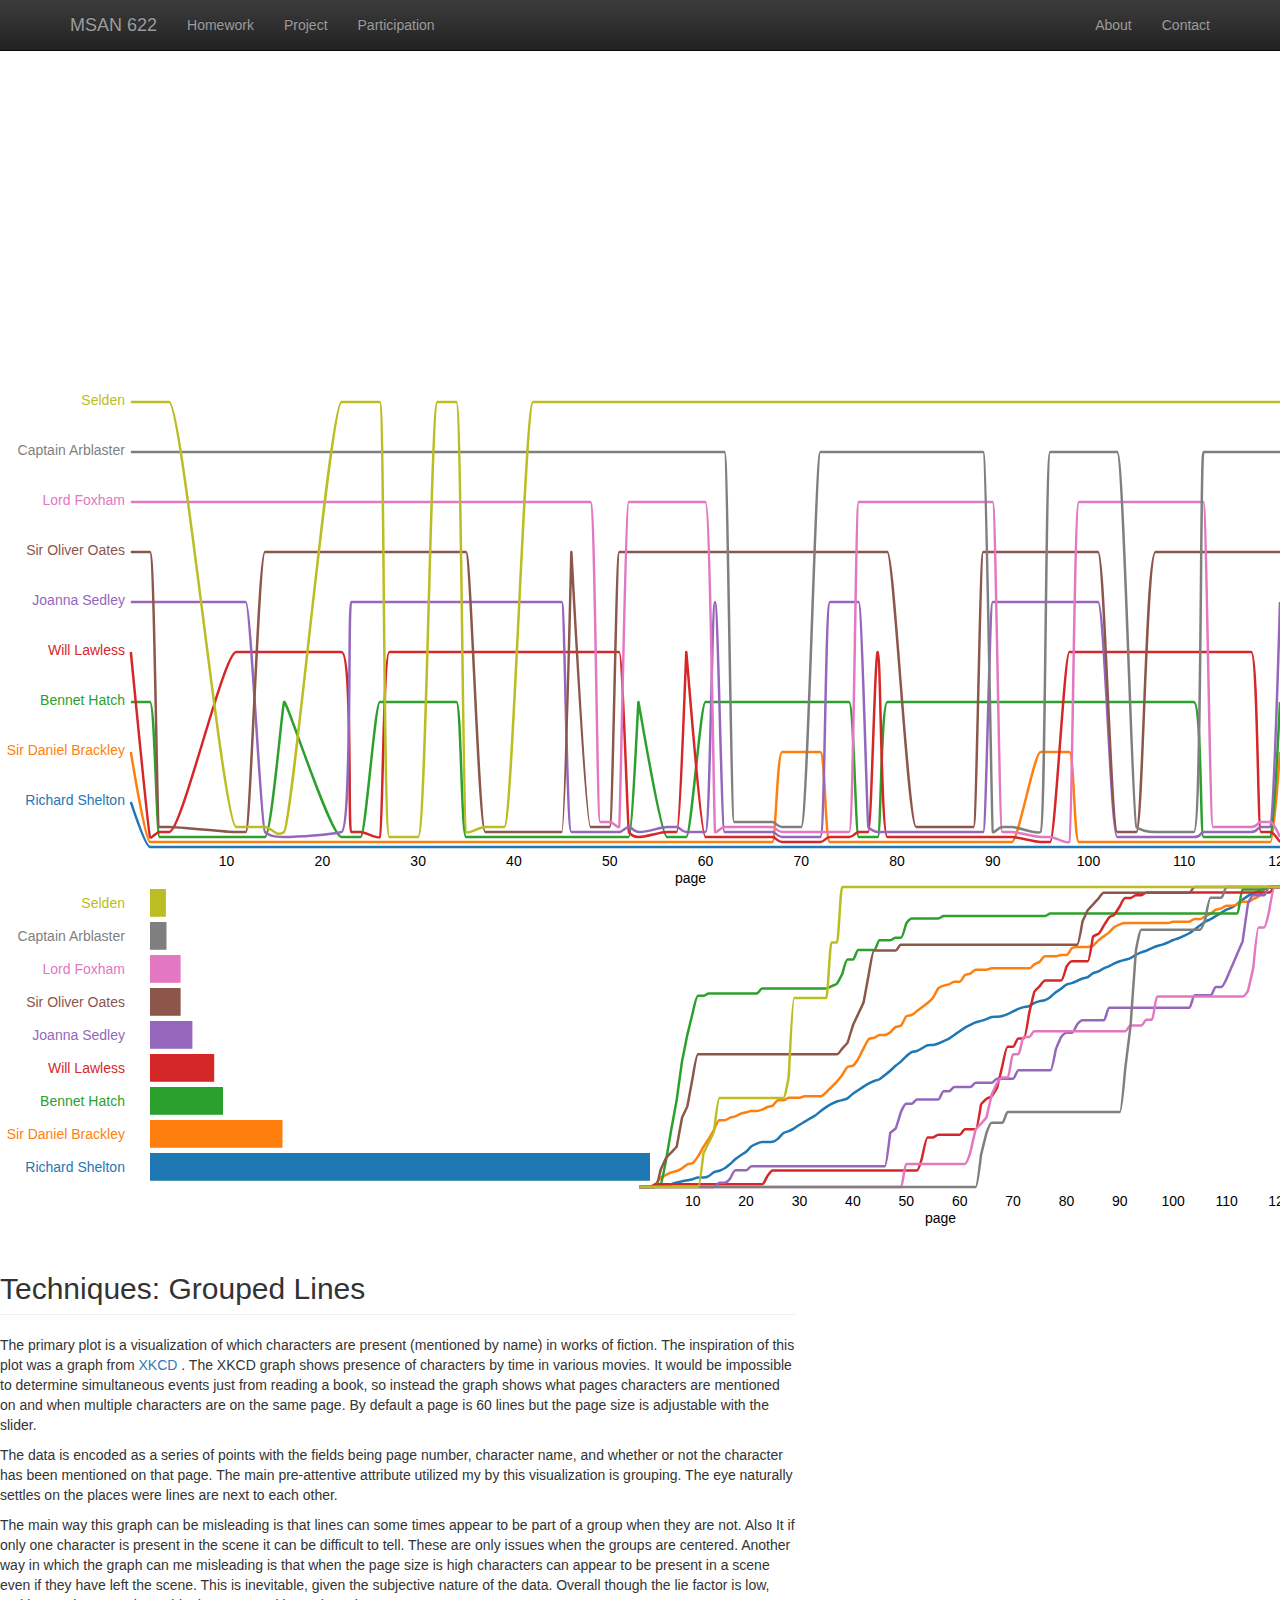
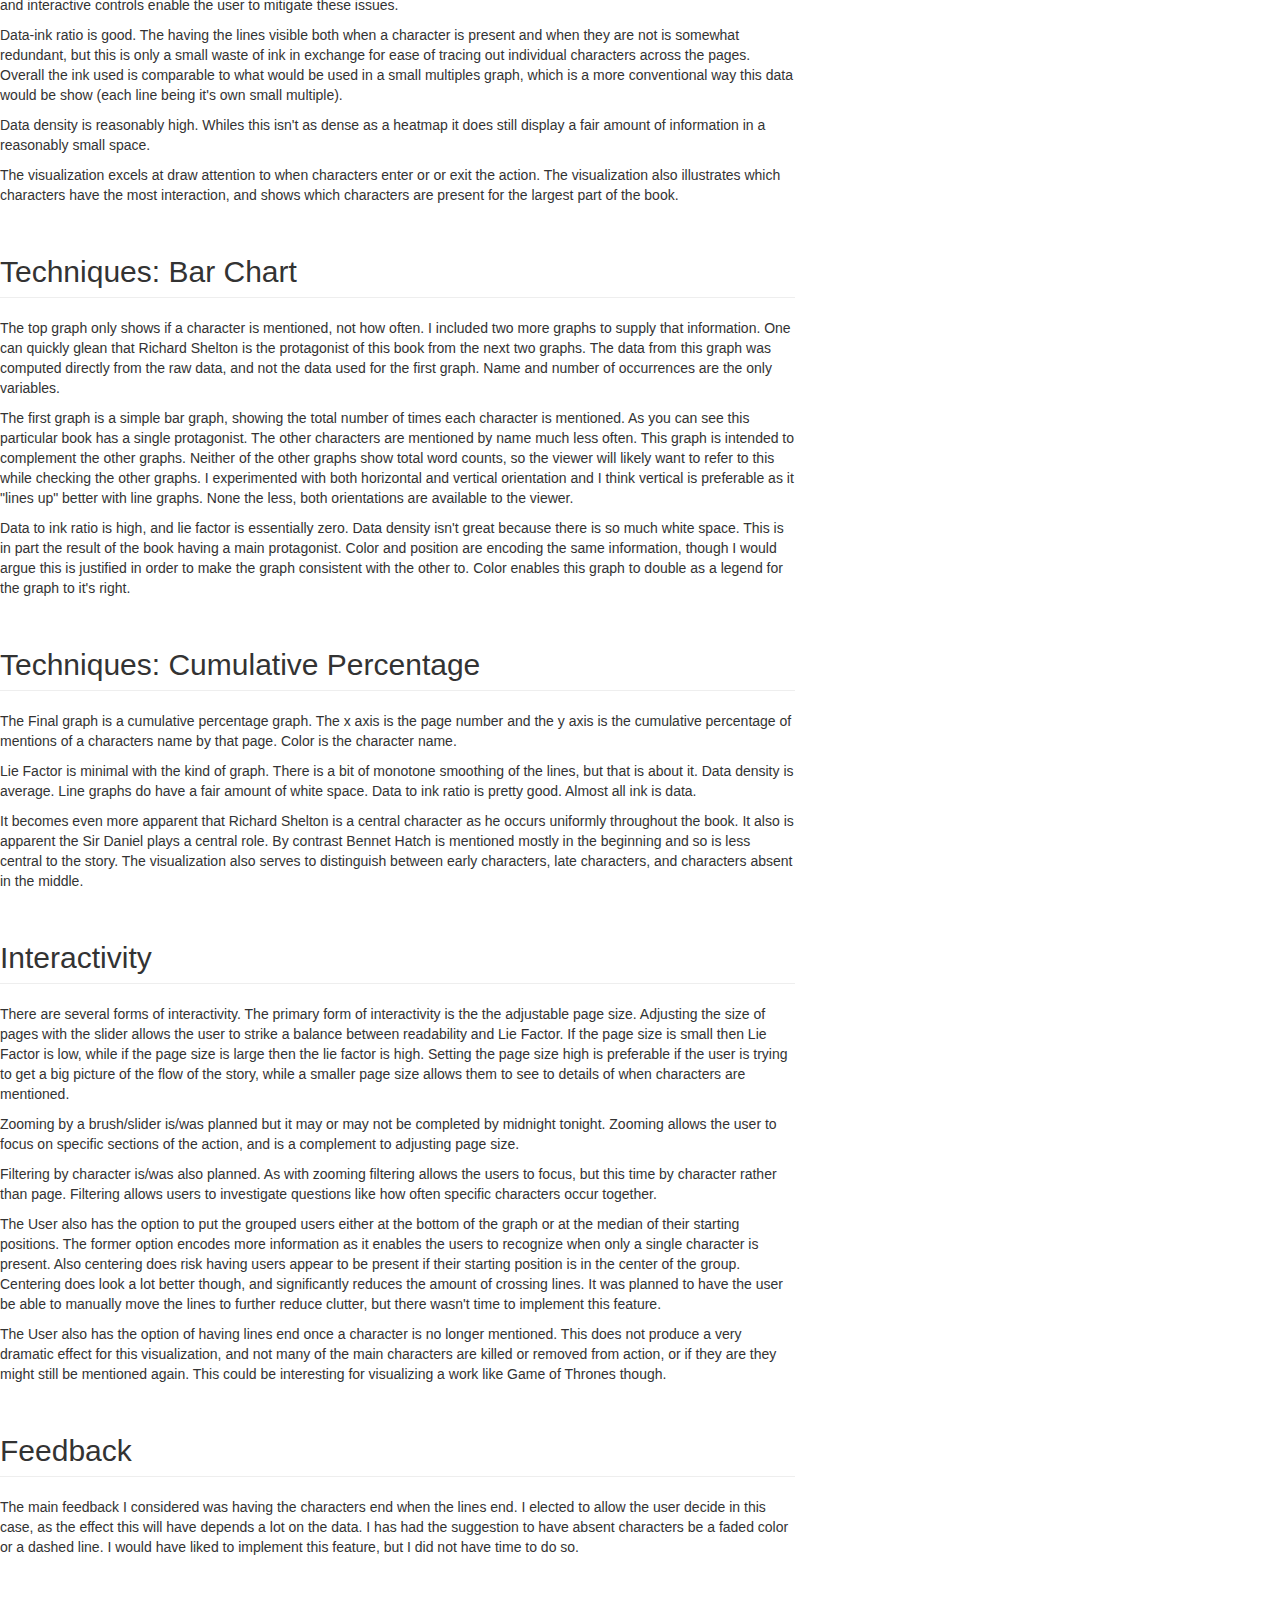
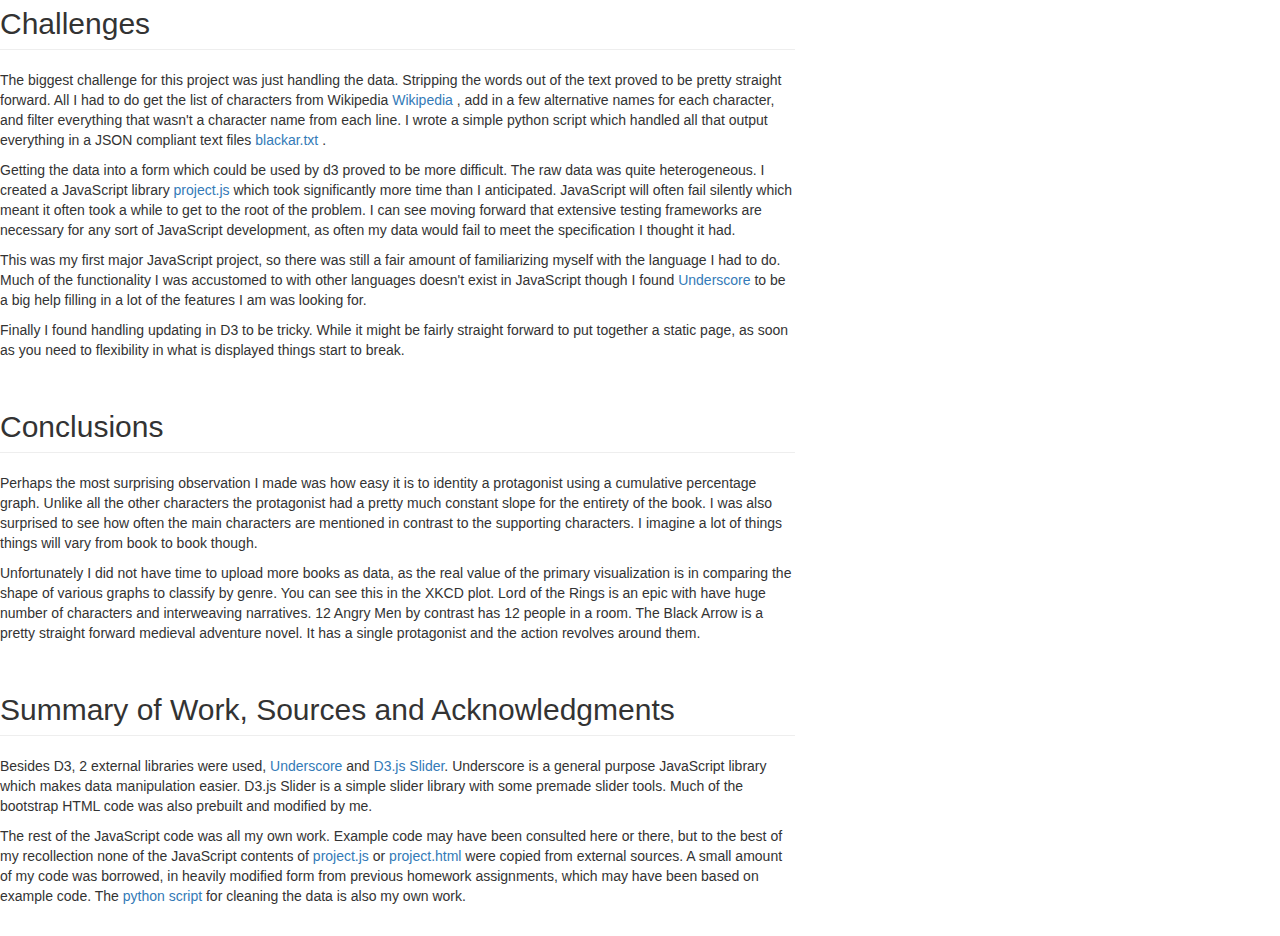
<file: project.html>
<!DOCTYPE html>
<html>
<head>
    <meta charset="utf-8">
    <title>Project Prototype</title>
    <script type="text/javascript" src="js/d3.min.js"></script>
    <script type="text/javascript" src="js/underscore-min.js"></script>
    <script type="text/javascript" src="js/project.js"></script>
    <script type="text/javascript" src="d3.slider/d3.slider.js"></script>
</head>


<link rel="stylesheet" href="d3.slider/d3.slider.css" />   
<style>

body {
  font-family: "Helvetica Neue", Helvetica, Arial, sans-serif;
  position: relative;
  width: 960px;
}

.axis { font: 13px sans-serif; }

.axis path,
.axis line {
  fill: #FFFFFF;
  stroke: black;
  shape-rendering: crispEdges;
}

.x.axis path {display: none;}
.y.axis path {display: black;}
.y.axis .tick line {stroke: lightgrey;}

.line {
  fill: none;
  stroke: steelblue;
  stroke-width: 2.5px;
}

.center {
  position: relative;
  top: 350px;
  left: 1360px;
}

.trim {
  position: relative;
  top: 380px;
  left: 1241px;
}

.verticalBar {
  position: relative;
  top: 410px;
  left: 1083px;
}

 #slider4 {
     height: 250px;
     position: relative;
     top: 432px;
     left: 1360px;
 }

 #slider4text {
     height: 250px;
     position: relative;
     top: 428px;
     left: 976px;
 }



</style>

<body>


<title>Final Project</title>

<link href="css/bootstrap.min.css" rel="stylesheet">
<link href="css/bootstrap-theme.min.css" rel="stylesheet">

<style type="text/css">
    body {
        padding-top: 50px;
        padding-bottom: 20px;
    }
</style>


<!-- HTML5 shim and Respond.js for IE8 support of HTML5 elements and media queries -->
<!--[if lt IE 9]>
<script src="https://oss.maxcdn.com/html5shiv/3.7.2/html5shiv.min.js"></script>
<script src="https://oss.maxcdn.com/respond/1.4.2/respond.min.js"></script>
<![endif]-->
<nav class="navbar navbar-inverse navbar-fixed-top">
    <div class="container">
        <div class="navbar-header">
		<button type="button" class="navbar-toggle collapsed" 
		    data-toggle="collapse" data-target="#navbar" 
		    aria-expanded="false" aria-controls="navbar">
			<span class="sr-only">Toggle Navigation</span>
			<span class="icon-bar"></span>
			<span class="icon-bar"></span>
			<span class="icon-bar"></span>
		</button>
		<a class="navbar-brand" href="./#">MSAN 622</a>
        </div>
	
        <div id="navbar" class="navbar-collapse collapse">
		<ul class="nav navbar-nav">
			<li><a href="./#homework">Homework</a></li>
			<li><a href="./#project">Project</a></li>
			<li><a href="./#participation">Participation</a></li>
		</ul>
		
		<ul class="nav navbar-nav navbar-right">
			<li><a href="./#about">About</a></li>
			<li><a href="./#contact">Contact</a></li>
		</ul>
        </div><!--/.nav-collapse -->
    </div>
</nav> 


<label class ="center"><input type="checkbox"> Center Groups</label>
<label class ="trim"><input type="checkbox"> End on Last Mention</label> 
<label class ="verticalBar"><input type="checkbox"> Vertical Bars</label> 
<span id="slider4text">Page Size: 80 lines</span>
<div id="slider4"></div>


<script>

 var margin = {top: 20, right: 20, bottom: 40, left: 150},
     width = 1300 - margin.left - margin.right,
     height = 900 - margin.top - margin.bottom,
     heightFlow = 500, 
     heightBar = height - heightFlow, widthBar = 500;

 function makeAxies(svg, x, y, group){
     var xAxis = d3.svg.axis().scale(x).orient("bottom").tickSize(6, 0 , 0);
     xAxis.tickFormat(d3.format("d"));
     var yAxis = d3.svg.axis().scale(y).orient("left").tickSize(6, 0, 0);
     
     var xax = svg.append("g").attr("class", group)
                  .attr("transform", "translate(0," + y.range()[0] + ")")
	              .call(xAxis.ticks(15));
     
     xax.append("text")
	    .attr("y", 36)
	    .attr("x", (x.range()[1] + x.range()[0]) / 2 - 50)
	    .attr("dx", "0.71em")
	    .style("text-anchor", "end", " grid")
	    .text("page");
 };

 var svg = d3.select("body").append("svg")
	          .attr("width", width + margin.left + margin.right)
	          .attr("height", height + margin.top + margin.bottom)
	          .append("g")
	          .attr("transform",
                    "translate(" + (margin.left) + "," + (margin.top) + ")");

 //An object for keeping track of the interative features and handling updates
 var state = {trim:false, center:false, pageSize:80}

 state.setScales = function () {
     st = this;
     st.x = d3.scale.linear()
               .domain(d3.extent(st.paths[st.chars[0]], function(d) {return d.page;}))
               .range([0,width]);
     console.log(st.x.domain());
     
     st.y = d3.scale.linear()
               .domain([0, st.chars.length + 1])
               .range([heightFlow, 0]);
     
     st.color = d3.scale.category10()
                   .domain(st.chars);

     st.xb = d3.scale.ordinal().domain(st.chars).rangeRoundBands([0, widthBar]);
     st.yb = d3.scale.linear()
                  .domain([0, d3.max(_.values(st.bins))])
                  .range([height, heightFlow + 40]);

     st.yhb = d3.scale.ordinal().domain(st.chars)
                   .rangeRoundBands([height, height - heightBar + 40]);
     st.xhb = d3.scale.linear()
                  .domain([0, d3.max(_.values(st.bins))])
                  .range([0, widthBar]);

     st.xc = d3.scale.linear().domain(st.x.domain()).range([widthBar, width]);
     st.yc = d3.scale.linear().domain([0, 1]).range([height, heightFlow + 40]);
 }

 state.update = function (paths) {
     st = this
     chars = st.chars
     drawLines(st, st.paths);
     d3.select(".center").select("input").on("change", function() {
         state.center = this.checked;
         drawLines(st, st.paths);
     });
     d3.select(".trim").select("input").on("change", function() {
         state.trim = this.checked; 
         drawLines(st, st.paths);
     });
     d3.select(".verticalBar").select("input").on("change", function() {
         state.verticalBar = this.checked; 
         state.yhb.domain(state.chars)
         drawBars(state, state.bins);
     });
     d3.select('#slider4').call(
         d3.slider().value(state.pageSize).min(8).max(100)
           .orientation("vertical").on("slide", function(evt, value) {
               st.pageSize = Math.floor(value);
               d3.select('#slider4text').text("Page Size: " + st.pageSize + " lines");
               st.paths = builtCompletePaths(st.pageSize, st.chars, st.rawData);
               st.cumulativeData = cumulativeSum(st.chars, st.rawData, st.pageSize);
               st.setScales();
               drawLines(st, st.paths);
               drawCumulative(st);
         }));
 }

 d3.json("data/blackar.txt", function (rawData) {
     state.rawData = rawData;
     state.bins = _.countBy(_.flatten(rawData), _.identity);
     state.chars = getKLargestKeys(state.bins);
     state.cumulativeData = cumulativeSum(state.chars, rawData, state.pageSize);
     state.paths = builtCompletePaths(state.pageSize, state.chars, rawData);     
     var paths = state.paths;

     state.setScales(paths);
     drawCumulative(state)
     state.update(paths);
     drawHBars(state, state.bins);
 });

 function drawBars(state, bins) {
     d3.select(".bars").remove();
     if (state.verticalBar)
         drawVBars(state, bins)
     else
         drawHBars(state, bins)
 }

 function drawVBars(state, bins) {
     var bars = svg.append('g').attr("class", "bars");
     state.chars.forEach(function(character) {
         var r = bars.append('rect').datum(bins[character]);
         r.attr('y', function (d) {return state.yb(d);})
		  .attr('x', state.xb(character))
          .attr('height',function (d) {return height - state.yb(d);})
          .attr('width', widthBar / state.chars.length - 10)
          .attr('fill', state.color(character));
     });
 } 

 function drawHBars(state, bins) {
     var bars = svg.append('g').attr("class", "bars");
     var barsize = heightBar / state.chars.length
     state.chars.forEach(function(character) {
         var r = bars.append('rect').datum(bins[character]);
         r.attr('y', state.yhb(character))
		  .attr('x', 0)
          .attr('width',function (d) {return state.xhb(d);})
          .attr('height', barsize - 10)
          .attr('fill', state.color(character));
         bars.append("text")
	      .attr("y", state.yhb(character) + barsize/2 )
	      .attr("x", -35)
	      .attr("dx", "0.71em")
	      .style("text-anchor", "end")
          .attr("fill", state.color(character))
	      .text(character);

     });
 } 


 function drawCumulative(state) {
     var cumulative = state.cumulativeData;
     var line = d3.svg.line()
                  .x(function(d) {return state.xc(d.page); })
                  .y(function(d) {return state.yc(d.count / state.bins[d.name]); })
                  .interpolate("monotone");
     svg.select(".cumulative").remove();
     var cLines = svg.append('g').attr("class", "cumulative")
     state.chars.forEach(function(character) {
         cLines = cLines.datum(cumulative[character]);
         cLines.append("path")
          .attr("class", "line")
          .attr("d", line)
          .style("stroke", function(d) { return state.color(character); });
     });

     makeAxies(cLines, state.xc, state.yc, "group");
 };
  

 function drawLines(state) {
     var chars = state.chars;
     var x = state.x, y = state.y, color = state.color;
     var c = state.center ? -1 : 0;
     var flatpath = flattenPaths(chars, state.paths);
     var pths = state.paths;

     ypos = function(d) {
         return y(groupNumber(d.char, d.page, state.paths, chars, c)) -
         5 * _(flatpath[d.page]).indexOf(d.char); 
     }

     if (state.trim) {
         var trimmedPaths = {}
         chars.forEach(function(c) {trimmedPaths[c] = trimPath(pths[c]);})
         pths = trimmedPaths;
     }
     
     var line = d3.svg.line()
                  .x(function(d) { return x(d.page); })
                  .y(ypos)
                  .interpolate("monotone");

     svg.select(".x_axis_lines").remove();
     makeAxies(svg, state.x, state.y, "x_axis_lines");
     
     chars.forEach(function(char) {
         svg.select("." + char.replace(/\s/g, '_')).remove();
         path = [{'char':char, page:0, present:false}].concat(pths[char]);
         l = svg.append("g").attr("class", char.replace(/\s/g, '_'))
                .datum(path);
         l.append("path")
          .attr("class", "line")
          .attr("d", line)
          .style("stroke", function(d) { return color(char); });
//          .style("stroke-dasharray", function(d) { return  d.present ? none : [3,3]; });

         l.append("text")
	      .attr("y", ypos(path[0]) + 3)
	      .attr("x", -35)
	      .attr("dx", "0.71em")
	      .style("text-anchor", "end")
          .attr("fill", color(char))
	      .text(char);

     });
  }




</script>


<div class="row">
    <div class="col-md-10">
        <h2 class="page-header"><a name="about"></a>Techniques: Grouped Lines</h2> 
        <div class="media-body">
            <p>
                The primary plot is a visualization of which characters are present
                (mentioned by name) in works of fiction. The inspiration of 
                this plot was a graph from <a href="https://xkcd.com/657/large/"> XKCD </a>. 
                The XKCD graph shows 
                presence of characters by time in various movies. It would be impossible
                to determine simultaneous events just from reading a book, so instead
                the graph shows what pages characters are mentioned on and when 
                multiple characters are on the same page. By default a page is 60 lines
                but the page size is adjustable with the slider.
            </p>

            <p>
                The data is encoded as a series of points with the fields
                being page number, character name, and whether or not the character
                has been mentioned on that page. The main pre-attentive attribute
                utilized my by this visualization is grouping. The eye naturally
                settles on the places were lines are next to each other. 
            </p>

            <p>
                The main way this graph can be misleading is that lines 
                can some times appear to be part of a group when they are not. Also
                It if only one character is present in the scene it can be difficult to 
                tell. These are only issues when the groups are centered. Another
                way in which the graph can me misleading is that when the page size is
                high characters can appear to be present in a scene even if they 
                have left the scene. This is inevitable, given the subjective nature of
                the data. Overall though the lie factor is low, and interactive controls
                enable the user to mitigate these issues.
            </p>

            <p>
                Data-ink ratio is good. The having the lines visible 
                both when a character is present and when they are not
                is somewhat redundant, but this is only a small
                waste of ink in exchange for ease of tracing out individual
                characters across the pages. Overall the ink used
                is comparable to what would be used in a small multiples 
                graph, which is a more conventional way this data would be show (each line
                being it's own small multiple). 

            </p>

            <p>
                Data density is reasonably high. Whiles this 
                isn't as dense as a heatmap it does still display 
                a fair amount of information in a reasonably small space.
            </p>

            <p>
                The visualization excels at draw attention to when characters
                enter or or exit the action. The visualization also illustrates
                which characters have the most interaction, and shows
                which characters are present for the largest part of the book.

            </p>
        </div>
    </div>

    <div class="col-md-10">
        <div class="media-body">
            <h2 class="page-header"><a name="about"></a>Techniques: Bar Chart</h2> 
        
            <p>
                The top graph only shows if a character is mentioned, not how often.
                I included two more graphs to supply that information. One can 
                quickly glean that Richard Shelton is the protagonist of this book from
                the next two graphs. The data from this graph was computed directly from
                the raw data, and not the data used for the first graph. Name and number
                of occurrences are the only variables. 
            </p>
            
            <p>
                The first graph is a simple bar graph, showing the total number 
                of times each character is mentioned. As you can see this particular book
                has a single protagonist. The other characters are mentioned by 
                name much less often.  This graph is intended to complement the 
                other graphs. Neither of the other graphs
                show total word counts, so the viewer will likely want to refer to this
                while checking the other graphs. 
                I experimented with both horizontal and vertical orientation
                and I think vertical is preferable as it "lines up" better with line graphs.
                 None the less, both orientations are
                available to the viewer. 
            </p>

            <p>
                Data to ink ratio is high, and lie factor is essentially zero. Data density
                isn't great because there is so much white space. This is in part the result
                of the book having a main protagonist. Color and position are encoding 
                the same information, though I would argue this is justified in order to make
                the graph consistent with the other to. Color enables this graph to double
                as a legend for the graph to it's right.

            </p>
            
        </div>
    </div>

    <div class="col-md-10">
        <div class="media-body">
            <h2 class="page-header"><a name="about"></a>Techniques: Cumulative Percentage</h2> 
            <p>
                The Final graph is a cumulative percentage graph. The x axis is the page
                number and the y axis is the 
                cumulative percentage of mentions of a characters name by that page. Color
                is the character name.
            </p>
            
            <p>
                Lie Factor is minimal with the kind of graph. There is a 
                bit of monotone smoothing of the lines, but that is about it. 
                Data density is average.
                Line graphs do have a fair amount of white space. Data to ink ratio 
                is pretty good. Almost all ink is data.

            </p>

            <p>
                It 
                becomes even more apparent that Richard Shelton is a central 
                character as he occurs uniformly throughout the book. It also
                is apparent the Sir Daniel plays a central role.
                By contrast Bennet Hatch is mentioned mostly in the beginning and so is 
                less central to the story. The visualization also serves
                to distinguish between early characters, late characters, 
                and characters absent in the middle.
                
            </p>

        </div>
    </div>
</body>

    <div class="col-md-10">
        <h2 class="page-header"><a name="about"></a>Interactivity</h2> 
            <div class="media-body">
                <p>
                    There are several forms of interactivity. The primary
                    form of interactivity is the the adjustable page size. 
                    Adjusting the size of pages with the slider allows the user 
                    to strike a balance between readability and Lie Factor. If 
                    the page size is small then Lie Factor is low, while if the 
                    page size is large then the lie factor is high. Setting the page
                    size high is preferable if the user is trying to get a
                    big picture of the flow of the story, while a smaller page size 
                    allows them to see to details of when characters are mentioned. 
                </p>

                <p>
                    Zooming by a brush/slider is/was planned but it may or may not be 
                    completed by midnight tonight. Zooming allows the user to 
                    focus on specific sections of the action, and is a complement
                    to adjusting page size. 
                </p>

                <p>
                    Filtering by character is/was also planned. As with zooming 
                    filtering allows the users to focus, but this time by character 
                    rather than page. Filtering allows users to investigate questions 
                    like how often specific characters occur together. 
                </p>

                <p>
                     The
                    User also has the option to put the grouped users either at the bottom of 
                    the graph or at the median of their starting positions. The former option
                    encodes more information as it enables the users to recognize when
                    only a single character is present. Also centering does risk having
                    users appear to be present if their starting position is in the center of the
                    group. Centering does look a lot better though, and significantly reduces
                    the amount of crossing lines. 
                    It was planned to have the user be able to manually move the lines
                    to further reduce clutter, but there wasn't time to implement this feature. 
                </p>

                <p>
                    The User also has the option of having lines end once a character is no longer 
                    mentioned. This does not produce a very dramatic effect for this
                    visualization, and not many of the main characters are killed
                    or removed from action, or if they are they might still be
                    mentioned again. This could be interesting for visualizing a work like Game 
                    of Thrones though.
                </p>
                
            </div>

    </div>

    <div class="col-md-10">
        <h2 class="page-header"><a name="featuresc"></a> Feedback </h2>
        <div class="media-body">
            <p>
                The main feedback I considered was having the characters end 
                when the lines end. I elected to allow the user decide in this case,
                as the effect this will have depends a lot on the data. I has 
                had the suggestion to have absent characters be a faded color or a dashed line.
                I would have liked to implement this feature, but I did not have time to
                do so.

            </p>
        </div>
    </div>

    <div class="col-md-10">
        <h2 class="page-header"><a name="featuresc"></a> Challenges </h2>
        <div class="media-body">
            <p>
                The biggest challenge for this project was just handling the data. 
                Stripping the words out of the text proved to be pretty straight forward.
                All I had to do get the list of characters from Wikipedia 
                <a href="https://en.wikipedia.org/wiki/The_Black_Arrow:_A_Tale_of_the_Two_Roses#Characters"> Wikipedia </a>,
                add in a few alternative names for each character, and filter everything
                that wasn't a character name from each line. I wrote a simple python script
                which handled all that output everything in a JSON compliant text files
                <a href="https://github.com/fletcherdss/MSAN622_homework/blob/gh-pages/data/blackar.txt"> blackar.txt </a>.
            </p>
            <p>
                Getting the data into a form which could be used by d3 proved to be more difficult.
                The raw data was quite heterogeneous. I created a JavaScript library 
                <a href="https://github.com/fletcherdss/MSAN622_homework/blob/gh-pages/js/project.js"> project.js </a>
                which took significantly more time than I anticipated. JavaScript
                will often fail silently which meant it often took a while to get
                to the root of the problem. I can see moving forward that extensive 
                testing frameworks are necessary for any sort of JavaScript
                development, as often my data would fail to meet the specification
                I thought it had. 
                
            </p>
        
            <p>
                This was my first major JavaScript project, so there was
                still a fair amount of familiarizing myself with the language I
                had to do. Much of the functionality I was accustomed to with
                other languages doesn't exist in JavaScript though I
                found <a href="http://underscorejs.org/"> Underscore </a> to 
                be a big help filling in a lot of the features I am was looking for.

            </p>

            <p>
                Finally I found handling updating in D3 to be tricky. While it
                might be fairly straight forward to put together a static 
                page, as soon as you need to flexibility in what is displayed things start
                to break. 

            </p>

        </div>
    </div>


    <div class="col-md-10">
        <h2 class="page-header"><a name="featuresc"></a> Conclusions </h2>
        <div class="media-body">
            <p>
                Perhaps the most surprising observation I made was how easy it is to identity 
                a protagonist using a cumulative percentage graph. Unlike all the other
                characters the protagonist had a pretty much constant slope for the entirety of the book. I
                was also surprised to see how often the main characters are mentioned in contrast to 
                the supporting characters. I imagine a lot of things things will vary from book to book though.
            </p>

            <p>
                Unfortunately I did not have time to upload more books as data, as the real value 
                of the primary visualization is in comparing the shape of various graphs to
                classify by genre. You can see this in the XKCD plot. Lord of the Rings is an epic with
                have huge number of characters and interweaving narratives. 12 Angry Men by contrast
                has 12 people in a room. The Black Arrow is a pretty straight forward medieval
                adventure novel. It has a single protagonist and the action revolves around them.
            </p>


        </div>
    </div>


    <div class="col-md-10">
        <h2 class="page-header"><a name="featuresc"></a> Summary of Work, Sources and Acknowledgments </h2>
        <div class="media-body">
            <p>
                Besides D3, 2 external libraries were used, <a href="http://underscorejs.org/">Underscore </a>
                and <a href="https://github.com/turban/d3.slider"> D3.js Slider</a>. Underscore is a 
                general purpose JavaScript library which makes data manipulation easier. D3.js Slider is 
                a simple slider library with some premade slider tools. Much of the bootstrap HTML
                code was also prebuilt and modified by me.
            </p>

            <p>
                The rest of the JavaScript code was all my own work. Example code may have been consulted
                here or there, but to the best of my recollection none of the JavaScript contents
                of <a href="https://github.com/fletcherdss/MSAN622_homework/blob/gh-pages/js/project.js"> project.js </a>
                or <a href="https://github.com/fletcherdss/MSAN622_homework/blob/gh-pages/project.html"> project.html </a>
                were copied from external sources. A small amount of my code was borrowed, in heavily modified form
                from previous homework assignments, which may have been based on example code. The 
                <a href="https://github.com/fletcherdss/MSAN622_homework/blob/gh-pages/data/data.py"> 
                    python script </a> for 
                cleaning the data is also my own work. 
            </p>
            

        </div>
    </div>

</div>

</body>
</file>
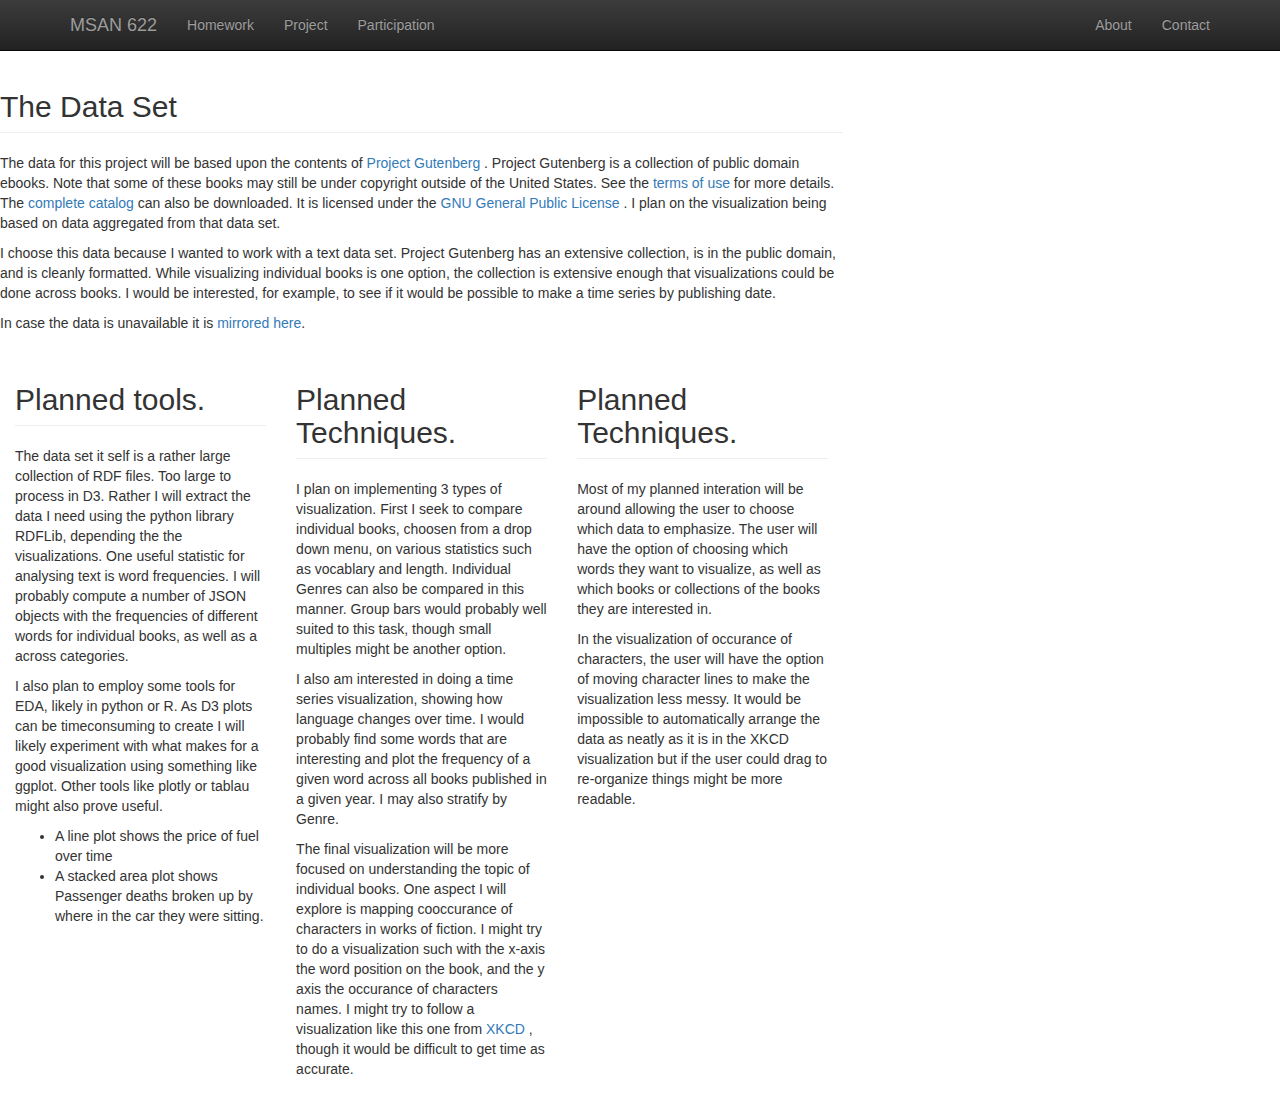
<file: projectsketch.html>
<!DOCTYPE html>
<meta charset="utf-8">
<style>


</style>

<head>
<meta charset="utf-8">
<meta http-equiv="X-UA-Compatible" content="IE=edge">
<meta name="viewport" content="width=device-width, initial-scale=1">

<title>Project Dataset</title>

<link href="css/bootstrap.min.css" rel="stylesheet">
<link href="css/bootstrap-theme.min.css" rel="stylesheet">

<style type="text/css">
    body {
        padding-top: 50px;
        padding-bottom: 20px;
    }
</style>

<!-- HTML5 shim and Respond.js for IE8 support of HTML5 elements and media queries -->
<!--[if lt IE 9]>
<script src="https://oss.maxcdn.com/html5shiv/3.7.2/html5shiv.min.js"></script>
<script src="https://oss.maxcdn.com/respond/1.4.2/respond.min.js"></script>
<![endif]-->
</head>


<body>

<!-- Fixed Navbar -->
<nav class="navbar navbar-inverse navbar-fixed-top">
    <div class="container">
        <div class="navbar-header">
            <button type="button" class="navbar-toggle collapsed" data-toggle="collapse" data-target="#navbar" aria-expanded="false" aria-controls="navbar">
                <span class="sr-only">Toggle Navigation</span>
                <span class="icon-bar"></span>
                <span class="icon-bar"></span>
                <span class="icon-bar"></span>
            </button>
            <a class="navbar-brand" href="./#">MSAN 622</a>
        </div>

        <div id="navbar" class="navbar-collapse collapse">
            <ul class="nav navbar-nav">
                <li><a href="./#homework">Homework</a></li>
                <li><a href="./#project">Project</a></li>
                <li><a href="./#participation">Participation</a></li>
            </ul>

            <ul class="nav navbar-nav navbar-right">
                <li><a href="./#about">About</a></li>
                <li><a href="./#contact">Contact</a></li>
            </ul>
        </div><!--/.nav-collapse -->
    </div>
</nav>

<div class="row">
    <div class="col-md-8">
        <h2 class="page-header"><a name="about"></a>The Data Set</h2> 
            <div class="media-body">
                <p>
	                The data for this project will be based upon the contents of
	                <a href ="http://www.gutenberg.org/wiki/Main_Page"> Project Gutenberg </a>.
	                Project Gutenberg is a collection of public domain ebooks.
	                Note that some of these books may still be under copyright outside
	                of the United States. 
                    See the <a href ="https://www.gutenberg.org/wiki/Gutenberg:Terms_of_Use">
                        terms of use </a> for more details. 
                    The <a href="https://www.gutenberg.org/cache/epub/feeds/rdf-files.tar.bz2">
                        complete catalog </a> can 
                    also be downloaded.                   
                    It is licensed under the <a href="http://www.gnu.org/licenses/gpl.html"> 
                        GNU General Public License </a>.
                    I plan on the visualization being based on data 
                    aggregated from that data set. 

                </p>

                <p>
                    I choose this data because I wanted to work with a text data set. 
                    Project Gutenberg has an extensive collection, is in the public domain, 
                    and is cleanly formatted. While visualizing individual books is one option, 
                    the collection is extensive enough that visualizations could be done 
                    across books. I would be interested, for example, to see if
                    it would be possible to make a time series by publishing date.

                </p>

                <p>
                    In case the data is unavailable it 
                    is
                    <a href="./data/rdf-files.tar.bz2"> mirrored here</a>. 

                    <div class="col-md-4">
                        <h2 class="page-header"><a name="featuresc"></a>Planned tools. </h2>
                        <p>
                        The data set it self is a rather large collection of RDF files. 
                        Too large to process in D3. Rather I will extract the data I need 
                        using the python library RDFLib, depending the the visualizations.
                        One useful statistic for analysing text is word frequencies. I will
                        probably compute a number of JSON objects with the frequencies of
                        different words for individual books, as well as a across categories.
                        </p>
                
                        <p>
                            I also plan to employ some tools for EDA, likely in python or R.
                            As D3 plots can be timeconsuming to create I will likely
                            experiment with what makes for a good visualization using
                            something like ggplot. Other tools like plotly or 
                            tablau might also prove useful.

                        <ul>
	                        <li> A line plot shows the price of fuel over time</li>
                            <li> A stacked area plot shows Passenger deaths broken up by where in the car they
                                were sitting.</li>
                        </ul>
                    </div>

                    <div class="col-md-4">
                        <h2 class="page-header"><a name="featuresc"></a>Planned Techniques. </h2>
                        <p>
                        I plan on implementing 3 types of visualization. First I seek to 
                        compare individual books, choosen from a drop down menu, on
                        various statistics such as vocablary and length. Individual Genres 
                        can also be compared in this manner. Group bars would probably
                        well suited to this task, though small multiples might be another option.
                        </p>
                        <p>
                            I also am interested in doing a time series visualization, 
                            showing how language changes over time. 
                            I would probably find some words that are interesting and plot the
                            frequency of a given word across all books published in a given
                            year. I may also stratify by Genre. 
                        </p>
                        

                        <p>
                            The final visualization will be more focused on
                            understanding the topic of individual books. One
                            aspect I will explore is mapping cooccurance of characters
                            in works of fiction. I might try to do a visualization such 
                            with the x-axis the word position on the book, and 
                            the y axis the occurance of characters names. I might 
                            try to follow a visualization like this one from 
                            <a href="https://xkcd.com/657/large/"> XKCD </a>, 
                            though it would be difficult to get time as accurate. 

                        </p>

                       
                    </div>

                    <div class="col-md-4">
                        <h2 class="page-header"><a name="featuresc"></a>Planned Techniques. </h2>
                        <p>
                            Most of my planned interation will be around allowing the user
                            to choose which data to emphasize. The user will have
                            the option of choosing which words they want to visualize,
                            as well as which books or collections of the books they 
                            are interested in.
                        </p>

                        <p>
                            In the visualization of occurance of characters, the 
                            user will have the option of moving character lines
                            to make the visualization less messy. It would
                            be impossible to automatically arrange the 
                            data as neatly as it is in the XKCD visualization
                            but if the user could drag to re-organize things
                            might be more readable.

                        </p>

                       
                    </div>


                </p>
            </div>
    </div>
</div>
	

</body>
</file>
<file: css/hw5.css>
body {
    background-color: whitesmoke;
    margin: 8px 10px;
    padding: 0px;
}

svg {
    background-color: white;
    margin: 0px;
    float: left;
}

#block {
    max-width: 950px;
}

#log {
    color: dimgray;

    font-size: 10px;
    font-style: italic;
    text-align: center;

    margin: 0px;
    padding: 0px;
}

.country {
    fill: gainsboro;
}

.state {
    fill: none;
}

/*
 * Setting "opacity" can affect both
 * fill and stroke. We want to set
 * both of those separately.
 */

.symbol {
//    fill: royalblue;
    fill-opacity: 0.50;

    stroke: royalblue;
    stroke-width: 1px;
    stroke-opacity: 1.0;
}

/*
 * We can specify how to highlight based
 * on the type of underlying object.
 */

circle.highlight {
    stroke: orangered;
    stroke-width: 2px;
}

path.highlight {
    fill: whitesmoke;

    stroke: tomato;
    stroke-width: 1px;
}
</file>
<file: d3.slider/d3.slider.css>
.d3-slider {
    position: relative;
    font-family: Verdana,Arial,sans-serif;
    font-size: 1.1em;
    border: 1px solid #aaaaaa;
    z-index: 2;
}

.d3-slider-horizontal {
    height: .8em;
}  

.d3-slider-range {
  background:#2980b9;
  left:0px;
  right:0px;
  height: 0.8em;
  position: absolute;
}

.d3-slider-range-vertical {
  background:#2980b9;
  left:0px;
  right:0px;
  position: absolute;
  top:0;
}

.d3-slider-vertical {
    width: .8em;
    height: 100px;
}      

.d3-slider-handle {
    position: absolute;
    width: 1.2em;
    height: 1.2em;
    border: 1px solid #d3d3d3;
    border-radius: 4px;
    background: #eee;
    background: linear-gradient(to bottom, #eee 0%, #ddd 100%);
    z-index: 3;
}

.d3-slider-handle:hover {
    border: 1px solid #999999;
}

.d3-slider-horizontal .d3-slider-handle {
    top: -.3em;
    margin-left: -.6em;
}

.d3-slider-axis {
    position: relative;
    z-index: 1;    
}

.d3-slider-axis-bottom {
    top: .8em;
}

.d3-slider-axis-right {
    left: .8em;
}

.d3-slider-axis path {
    stroke-width: 0;
    fill: none;
}

.d3-slider-axis line {
    fill: none;
    stroke: #aaa;
    shape-rendering: crispEdges;
}

.d3-slider-axis text {
    font-size: 11px;
}

.d3-slider-vertical .d3-slider-handle {
    left: -.25em;
    margin-left: 0;
    margin-bottom: -.6em;      
}
</file>
